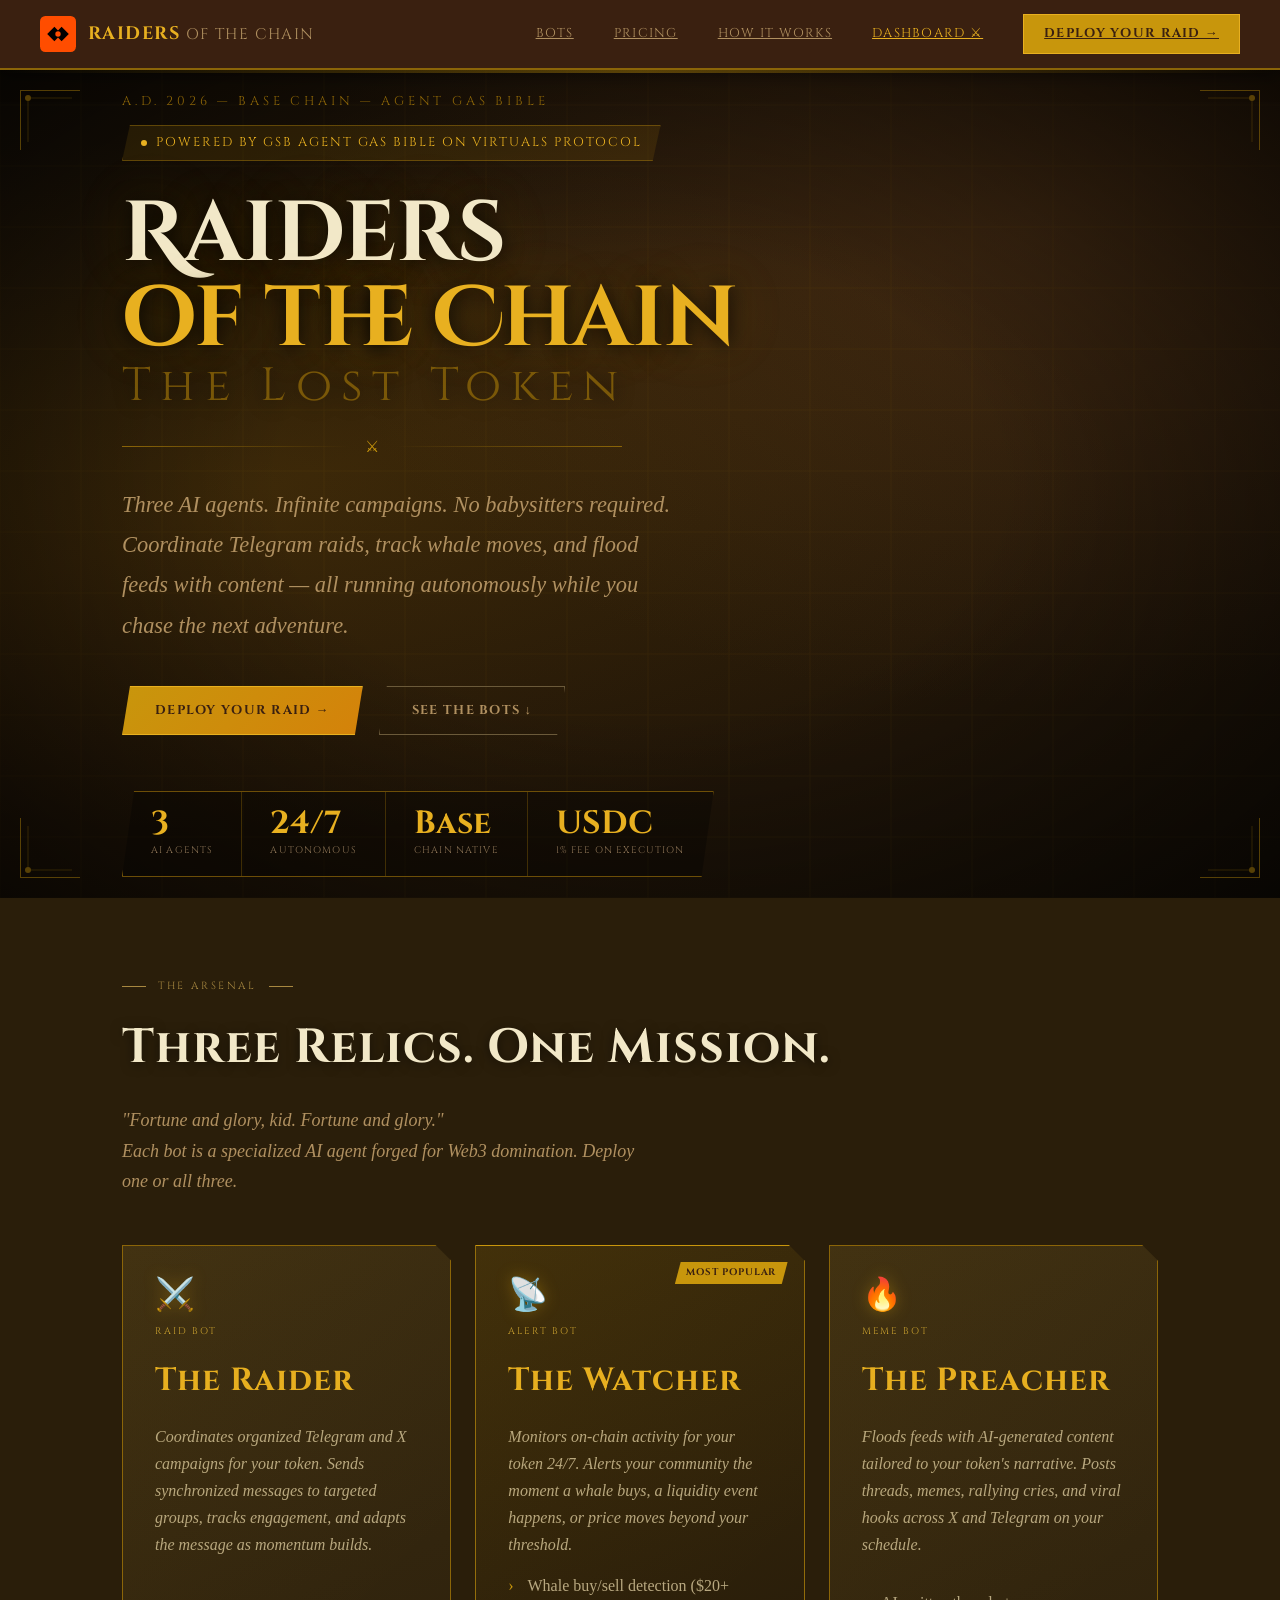
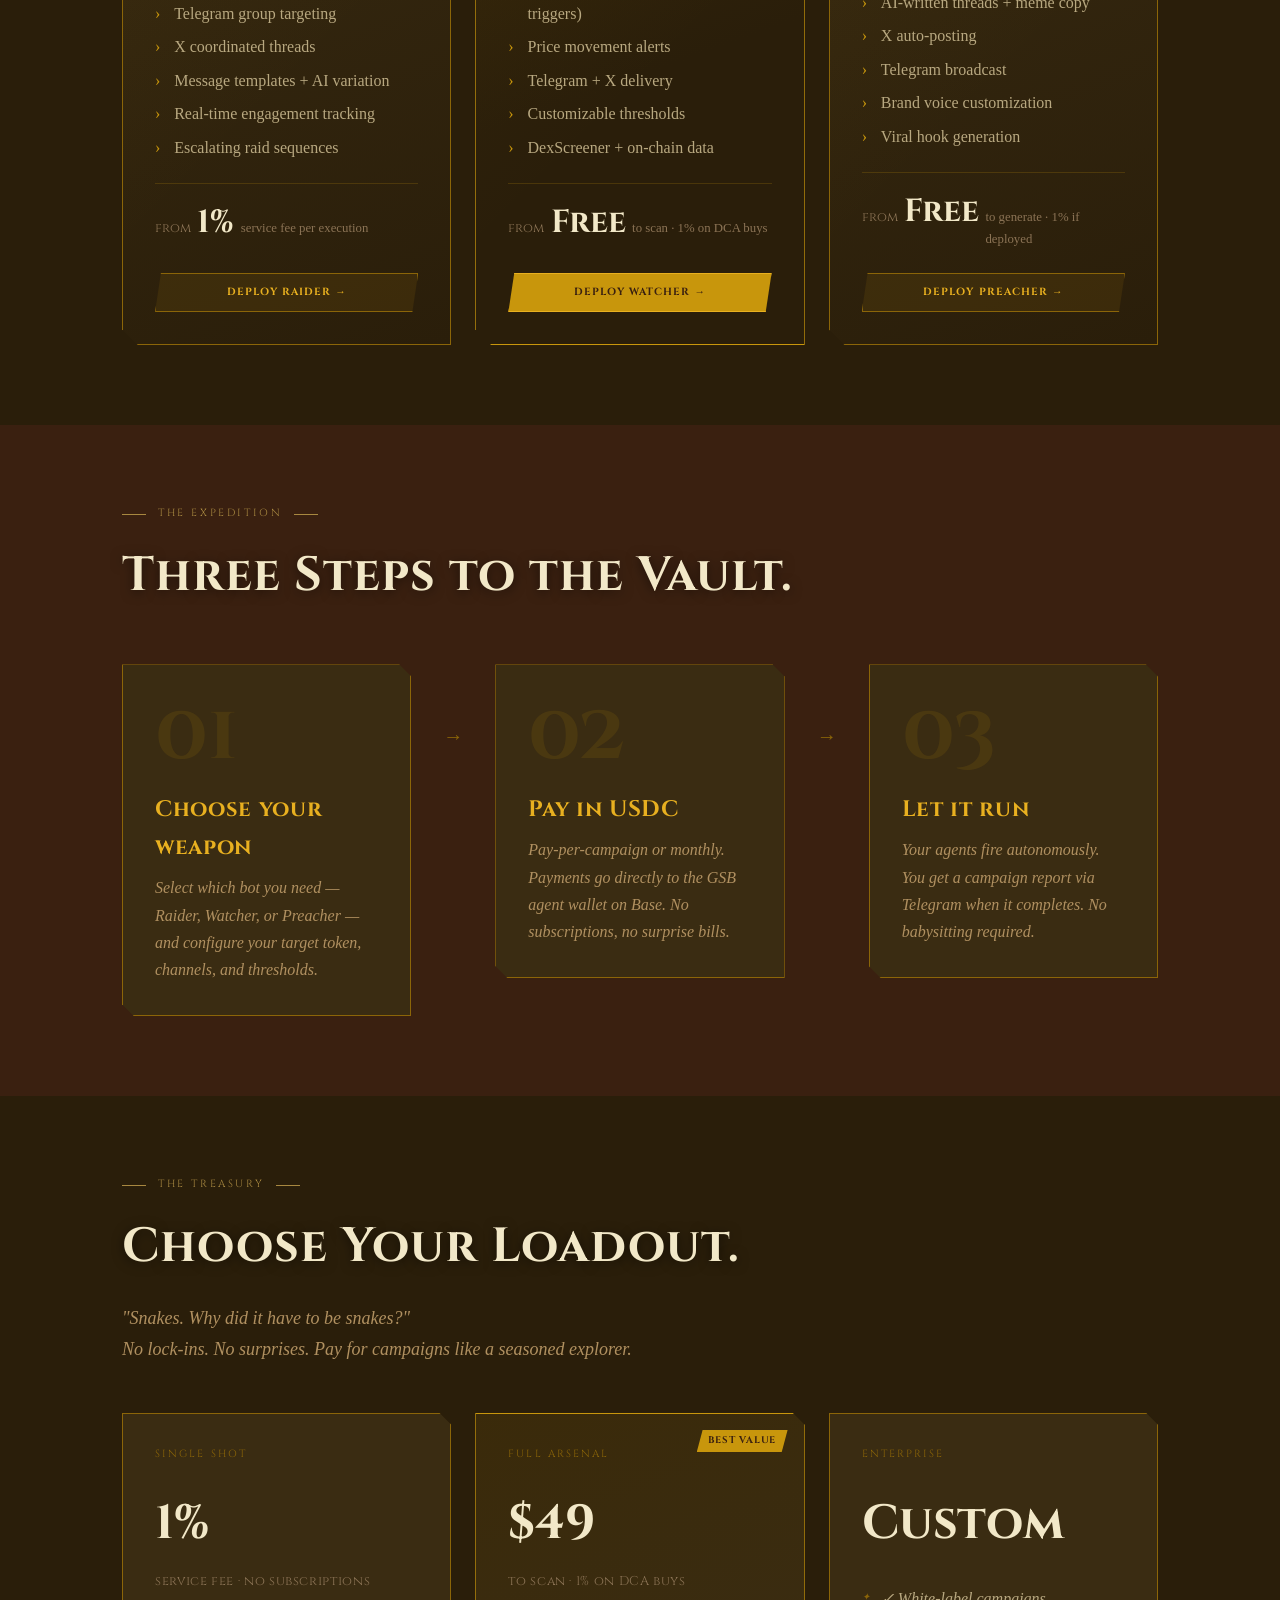
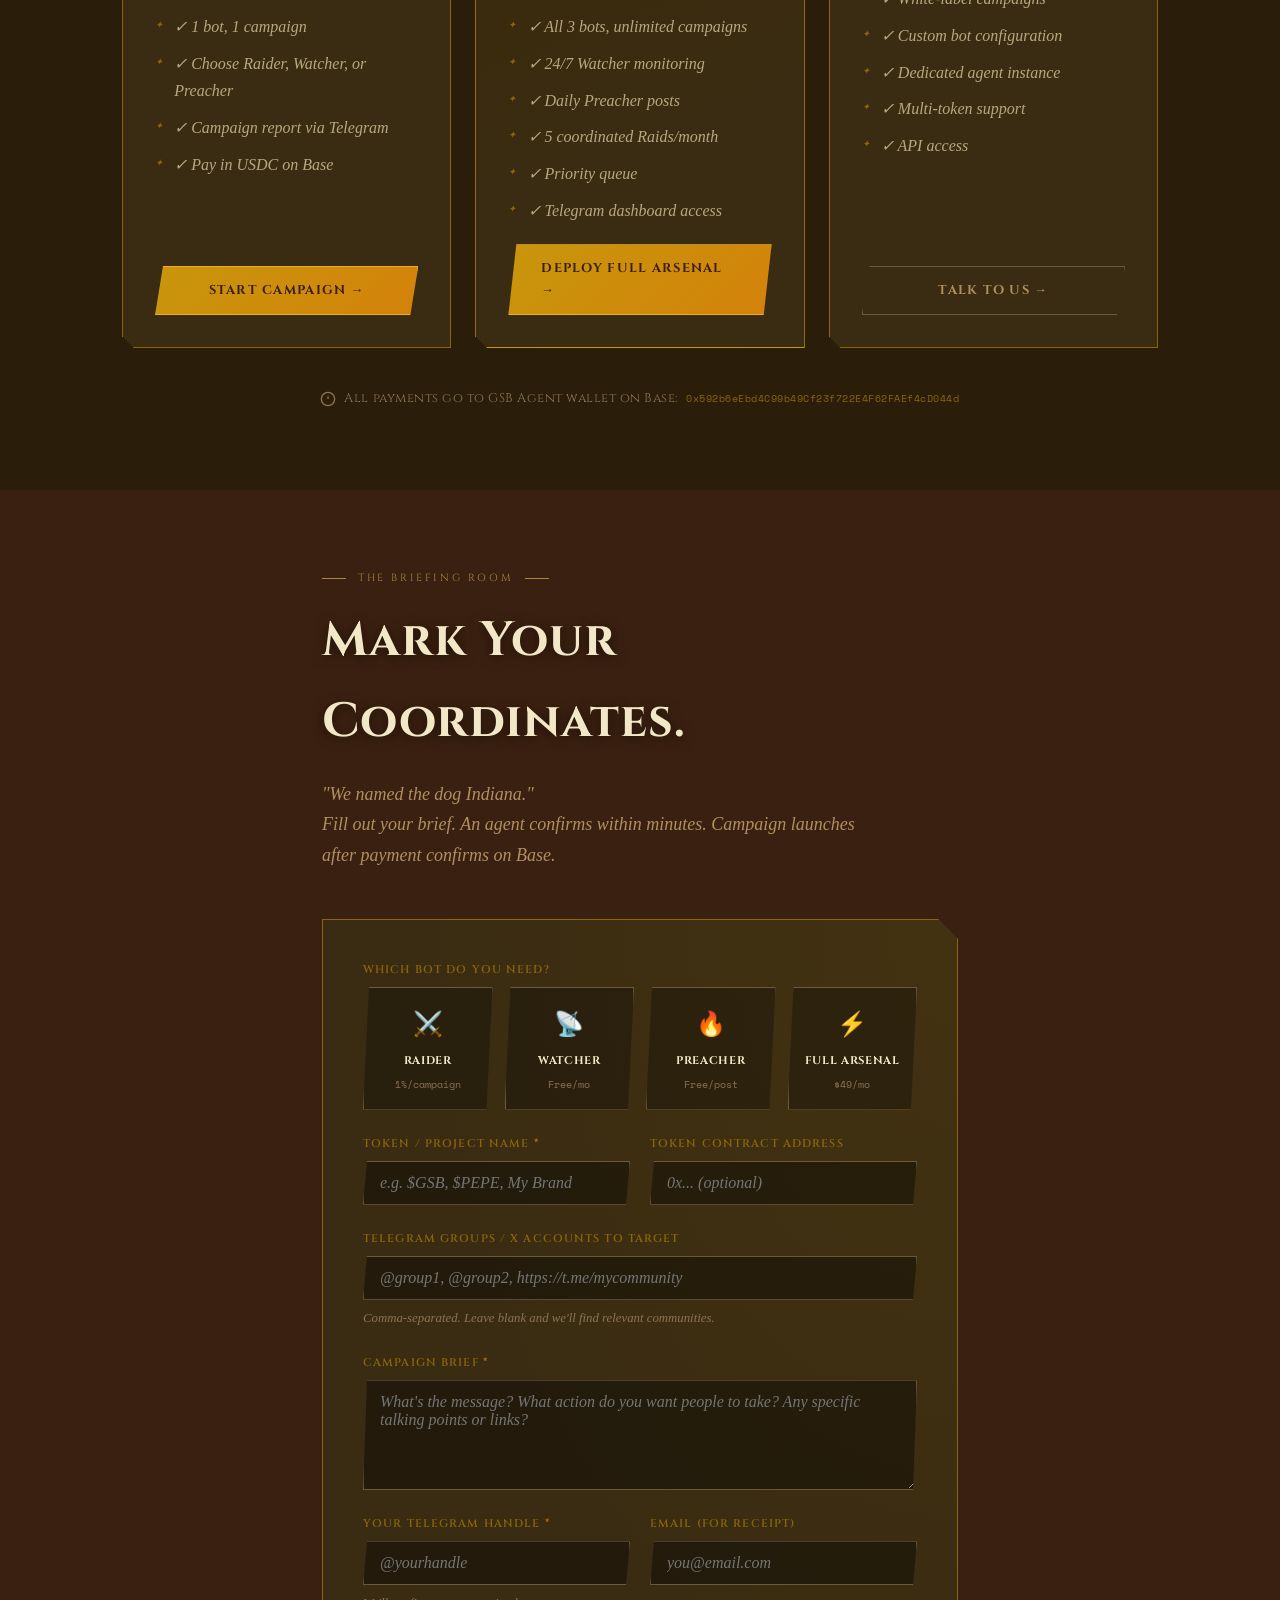
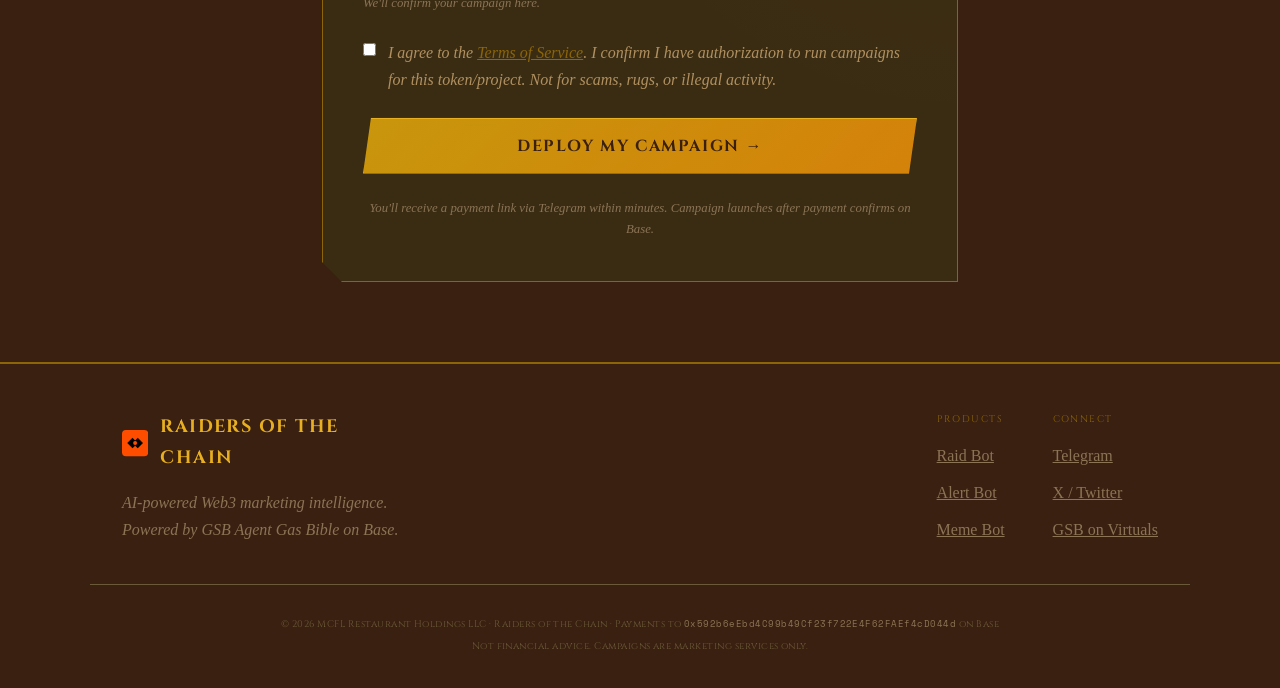
<file: index.html>
<!DOCTYPE html>
<html lang="en">
<head>
  <meta charset="UTF-8">
  <meta name="viewport" content="width=device-width, initial-scale=1.0">
  <title>Raiders of the Chain — Web3 Marketing Intelligence</title>
  <meta name="description" content="AI-powered raid bots, buy/sell alerts, and meme campaigns for Web3 projects. Powered by GSB Agent Gas Bible.">
  <link rel="preconnect" href="https://fonts.googleapis.com">
  <link rel="preconnect" href="https://fonts.gstatic.com" crossorigin>
  <link href="https://fonts.googleapis.com/css2?family=Cinzel:wght@400;600;700;900&family=Cinzel+Decorative:wght@400;700&family=IM+Fell+English:ital@0;1&family=Space+Mono:wght@400;700&display=swap" rel="stylesheet">
  <link rel="stylesheet" href="style.css">
  <link rel="icon" href="data:image/svg+xml,<svg xmlns='http://www.w3.org/2000/svg' viewBox='0 0 32 32'><rect width='32' height='32' rx='4' fill='%23FF4D00'/><text x='16' y='22' text-anchor='middle' font-family='monospace' font-weight='900' font-size='16' fill='%23000'>⚔</text></svg>">
</head>
<body>

  <!-- NAV -->
  <nav class="nav">
    <a href="/" class="logo" aria-label="Raiders of the Chain">
      <svg viewBox="0 0 40 40" fill="none" width="36" height="36" aria-hidden="true">
        <rect width="40" height="40" rx="6" fill="#FF4D00"/>
        <path d="M8 20 L16 12 L20 16 L24 12 L32 20 L24 28 L20 24 L16 28 Z" fill="#000" stroke="none"/>
        <circle cx="20" cy="20" r="3" fill="#FF4D00"/>
      </svg>
      <span class="logo-text">Raiders<span class="logo-sub"> of the Chain</span></span>
    </a>
    <div class="nav-links">
      <a href="#bots">Bots</a>
      <a href="#pricing">Pricing</a>
      <a href="#how">How it works</a>
      <a href="/dashboard.html" style="color:var(--gold-bright);font-family:var(--font-heading);font-size:var(--text-xs);text-transform:uppercase;letter-spacing:.1em;transition:color 150ms;">Dashboard ⚔</a>
      <a href="#deploy" class="nav-cta">Deploy Your Raid →</a>
    </div>
    <button class="nav-mobile-btn" id="mobileMenuBtn" aria-label="Menu">
      <span></span><span></span><span></span>
    </button>
  </nav>

  <!-- HERO -->
  <section class="hero">
    <div class="hero-bg"></div>
    <div class="hero-map-lines"></div>
    <div class="hero-vignette"></div>
    <!-- Corner ornaments -->
    <div class="corner corner-tl"><svg viewBox="0 0 60 60" fill="none"><path d="M0 60 L0 0 L60 0" stroke="#C8960C" stroke-width="2" fill="none"/><path d="M8 52 L8 8 L52 8" stroke="#C8960C" stroke-width="1" fill="none" opacity=".5"/><circle cx="8" cy="8" r="3" fill="#C8960C"/></svg></div>
    <div class="corner corner-tr"><svg viewBox="0 0 60 60" fill="none"><path d="M0 60 L0 0 L60 0" stroke="#C8960C" stroke-width="2" fill="none"/><path d="M8 52 L8 8 L52 8" stroke="#C8960C" stroke-width="1" fill="none" opacity=".5"/><circle cx="8" cy="8" r="3" fill="#C8960C"/></svg></div>
    <div class="corner corner-bl"><svg viewBox="0 0 60 60" fill="none"><path d="M0 60 L0 0 L60 0" stroke="#C8960C" stroke-width="2" fill="none"/><path d="M8 52 L8 8 L52 8" stroke="#C8960C" stroke-width="1" fill="none" opacity=".5"/><circle cx="8" cy="8" r="3" fill="#C8960C"/></svg></div>
    <div class="corner corner-br"><svg viewBox="0 0 60 60" fill="none"><path d="M0 60 L0 0 L60 0" stroke="#C8960C" stroke-width="2" fill="none"/><path d="M8 52 L8 8 L52 8" stroke="#C8960C" stroke-width="1" fill="none" opacity=".5"/><circle cx="8" cy="8" r="3" fill="#C8960C"/></svg></div>
    <div class="container">
      <div class="hero-eyebrow">A.D. 2026 &mdash; Base Chain &mdash; Agent Gas Bible</div>
      <div class="hero-badge">
        <span class="badge-dot"></span>
        Powered by GSB Agent Gas Bible on Virtuals Protocol
      </div>
      <h1 class="hero-title">
        Raiders<br>
        <span class="line-gold">of the Chain</span>
        <span class="line-accent">The Lost Token</span>
      </h1>
      <div class="hero-divider">
        <div class="divider-line"></div>
        <div class="divider-icon">⚔</div>
        <div class="divider-line" style="background:linear-gradient(90deg,transparent,#8B6508)"></div>
      </div>
      <p class="hero-sub">
        Three AI agents. Infinite campaigns. No babysitters required.<br>
        Coordinate Telegram raids, track whale moves, and flood feeds with content &mdash;
        all running autonomously while you chase the next adventure.
      </p>
      <div class="hero-actions">
        <a href="#deploy" class="btn btn-primary">Deploy Your Raid →</a>
        <a href="#bots" class="btn btn-ghost">See the bots ↓</a>
      </div>
      <div class="hero-stats">
        <div class="stat">
          <span class="stat-num">3</span>
          <span class="stat-label">AI Agents</span>
        </div>
        <div class="stat-divider"></div>
        <div class="stat">
          <span class="stat-num">24/7</span>
          <span class="stat-label">Autonomous</span>
        </div>
        <div class="stat-divider"></div>
        <div class="stat">
          <span class="stat-num">Base</span>
          <span class="stat-label">Chain Native</span>
        </div>
        <div class="stat-divider"></div>
        <div class="stat">
          <span class="stat-num">USDC</span>
          <span class="stat-label">1% fee on execution</span>
        </div>
      </div>
    </div>
  </section>

  <!-- BOTS -->
  <section class="section section-stone" id="bots">
    <div class="container">
      <div class="section-label">The Arsenal</div>
      <h2 class="section-title">Three Relics. One Mission.</h2>
      <p class="section-sub"><em>"Fortune and glory, kid. Fortune and glory."</em><br>Each bot is a specialized AI agent forged for Web3 domination. Deploy one or all three.</p>

      <div class="bots-grid">

        <!-- RAID BOT -->
        <div class="bot-card bot-raid" id="bot-raid">
          <div class="bot-icon">⚔️</div>
          <div class="bot-tag">Raid Bot</div>
          <h3 class="bot-name">The Raider</h3>
          <p class="bot-desc">Coordinates organized Telegram and X campaigns for your token. Sends synchronized messages to targeted groups, tracks engagement, and adapts the message as momentum builds.</p>
          <ul class="bot-features">
            <li>Telegram group targeting</li>
            <li>X coordinated threads</li>
            <li>Message templates + AI variation</li>
            <li>Real-time engagement tracking</li>
            <li>Escalating raid sequences</li>
          </ul>
          <div class="bot-price">
            <span class="price-from">from</span>
            <span class="price-num">1%</span>
            <span class="price-unit">service fee per execution</span>
          </div>
          <a href="#deploy" class="btn btn-bot" data-bot="raid">Deploy Raider →</a>
        </div>

        <!-- ALERT BOT -->
        <div class="bot-card bot-alert bot-featured" id="bot-alert">
          <div class="bot-badge">Most Popular</div>
          <div class="bot-icon">📡</div>
          <div class="bot-tag">Alert Bot</div>
          <h3 class="bot-name">The Watcher</h3>
          <p class="bot-desc">Monitors on-chain activity for your token 24/7. Alerts your community the moment a whale buys, a liquidity event happens, or price moves beyond your threshold.</p>
          <ul class="bot-features">
            <li>Whale buy/sell detection ($20+ triggers)</li>
            <li>Price movement alerts</li>
            <li>Telegram + X delivery</li>
            <li>Customizable thresholds</li>
            <li>DexScreener + on-chain data</li>
          </ul>
          <div class="bot-price">
            <span class="price-from">from</span>
            <span class="price-num">Free</span>
            <span class="price-unit">to scan · 1% on DCA buys</span>
          </div>
          <a href="#deploy" class="btn btn-bot btn-bot-featured" data-bot="alert">Deploy Watcher →</a>
        </div>

        <!-- MEME BOT -->
        <div class="bot-card bot-meme" id="bot-meme">
          <div class="bot-icon">🔥</div>
          <div class="bot-tag">Meme Bot</div>
          <h3 class="bot-name">The Preacher</h3>
          <p class="bot-desc">Floods feeds with AI-generated content tailored to your token's narrative. Posts threads, memes, rallying cries, and viral hooks across X and Telegram on your schedule.</p>
          <ul class="bot-features">
            <li>AI-written threads + meme copy</li>
            <li>X auto-posting</li>
            <li>Telegram broadcast</li>
            <li>Brand voice customization</li>
            <li>Viral hook generation</li>
          </ul>
          <div class="bot-price">
            <span class="price-from">from</span>
            <span class="price-num">Free</span>
            <span class="price-unit">to generate · 1% if deployed</span>
          </div>
          <a href="#deploy" class="btn btn-bot" data-bot="meme">Deploy Preacher →</a>
        </div>

      </div>
    </div>
  </section>

  <!-- HOW IT WORKS -->
  <section class="section section-leather" id="how">
    <div class="container">
      <div class="section-label">The Expedition</div>
      <h2 class="section-title">Three Steps to the Vault.</h2>
      <div class="steps">
        <div class="step">
          <div class="step-num">01</div>
          <h3 class="step-title">Choose your weapon</h3>
          <p class="step-desc">Select which bot you need — Raider, Watcher, or Preacher — and configure your target token, channels, and thresholds.</p>
        </div>
        <div class="step-arrow">→</div>
        <div class="step">
          <div class="step-num">02</div>
          <h3 class="step-title">Pay in USDC</h3>
          <p class="step-desc">Pay-per-campaign or monthly. Payments go directly to the GSB agent wallet on Base. No subscriptions, no surprise bills.</p>
        </div>
        <div class="step-arrow">→</div>
        <div class="step">
          <div class="step-num">03</div>
          <h3 class="step-title">Let it run</h3>
          <p class="step-desc">Your agents fire autonomously. You get a campaign report via Telegram when it completes. No babysitting required.</p>
        </div>
      </div>
    </div>
  </section>

  <!-- PRICING -->
  <section class="section section-stone" id="pricing">
    <div class="container">
      <div class="section-label">The Treasury</div>
      <h2 class="section-title">Choose Your Loadout.</h2>
      <p class="section-sub"><em>"Snakes. Why did it have to be snakes?"</em><br>No lock-ins. No surprises. Pay for campaigns like a seasoned explorer.</p>

      <div class="pricing-grid">
        <div class="pricing-card">
          <div class="pricing-tier">Single Shot</div>
          <div class="pricing-hero">
            <span class="pricing-amount">1%</span>
            <span class="pricing-period">service fee · no subscriptions</span>
          </div>
          <ul class="pricing-features">
            <li>✓ 1 bot, 1 campaign</li>
            <li>✓ Choose Raider, Watcher, or Preacher</li>
            <li>✓ Campaign report via Telegram</li>
            <li>✓ Pay in USDC on Base</li>
          </ul>
          <a href="#deploy" class="btn btn-primary btn-full">Start Campaign →</a>
        </div>

        <div class="pricing-card pricing-card-featured">
          <div class="pricing-badge">Best Value</div>
          <div class="pricing-tier">Full Arsenal</div>
          <div class="pricing-hero">
            <span class="pricing-amount">$49</span>
            <span class="pricing-period">to scan · 1% on DCA buys</span>
          </div>
          <ul class="pricing-features">
            <li>✓ All 3 bots, unlimited campaigns</li>
            <li>✓ 24/7 Watcher monitoring</li>
            <li>✓ Daily Preacher posts</li>
            <li>✓ 5 coordinated Raids/month</li>
            <li>✓ Priority queue</li>
            <li>✓ Telegram dashboard access</li>
          </ul>
          <a href="#deploy" class="btn btn-primary btn-full">Deploy Full Arsenal →</a>
        </div>

        <div class="pricing-card">
          <div class="pricing-tier">Enterprise</div>
          <div class="pricing-hero">
            <span class="pricing-amount">Custom</span>
          </div>
          <ul class="pricing-features">
            <li>✓ White-label campaigns</li>
            <li>✓ Custom bot configuration</li>
            <li>✓ Dedicated agent instance</li>
            <li>✓ Multi-token support</li>
            <li>✓ API access</li>
          </ul>
          <a href="https://t.me/cheferikosol" target="_blank" rel="noopener" class="btn btn-ghost btn-full">Talk to us →</a>
        </div>
      </div>

      <div class="payment-note">
        <svg width="16" height="16" viewBox="0 0 24 24" fill="none" stroke="currentColor" stroke-width="2"><circle cx="12" cy="12" r="10"/><path d="M12 8v4M12 16h.01"/></svg>
        All payments go to GSB Agent wallet on Base:
        <code>0x592b6eEbd4C99b49Cf23f722E4F62FAEf4cD044d</code>
      </div>
    </div>
  </section>

  <!-- DEPLOY FORM -->
  <section class="section section-leather" id="deploy">
    <div class="container container-narrow">
      <div class="section-label">The Briefing Room</div>
      <h2 class="section-title">Mark Your Coordinates.</h2>
      <p class="section-sub"><em>"We named the dog Indiana."</em><br>Fill out your brief. An agent confirms within minutes. Campaign launches after payment confirms on Base.</p>

      <form class="deploy-form" id="deployForm">
        <!-- Bot selector -->
        <div class="form-group">
          <label class="form-label">Which bot do you need?</label>
          <div class="bot-selector">
            <label class="bot-select-option">
              <input type="radio" name="bot" value="raid" required>
              <span class="bot-select-card">
                <span class="bot-select-icon">⚔️</span>
                <span class="bot-select-name">Raider</span>
                <span class="bot-select-price">1%/campaign</span>
              </span>
            </label>
            <label class="bot-select-option">
              <input type="radio" name="bot" value="alert">
              <span class="bot-select-card">
                <span class="bot-select-icon">📡</span>
                <span class="bot-select-name">Watcher</span>
                <span class="bot-select-price">Free/mo</span>
              </span>
            </label>
            <label class="bot-select-option">
              <input type="radio" name="bot" value="meme">
              <span class="bot-select-card">
                <span class="bot-select-icon">🔥</span>
                <span class="bot-select-name">Preacher</span>
                <span class="bot-select-price">Free/post</span>
              </span>
            </label>
            <label class="bot-select-option">
              <input type="radio" name="bot" value="all">
              <span class="bot-select-card">
                <span class="bot-select-icon">⚡</span>
                <span class="bot-select-name">Full Arsenal</span>
                <span class="bot-select-price">$49/mo</span>
              </span>
            </label>
          </div>
        </div>

        <div class="form-row">
          <div class="form-group">
            <label class="form-label" for="tokenName">Token / Project Name <span class="req">*</span></label>
            <input type="text" id="tokenName" name="tokenName" class="form-input" placeholder="e.g. $GSB, $PEPE, My Brand" required>
          </div>
          <div class="form-group">
            <label class="form-label" for="tokenAddress">Token Contract Address</label>
            <input type="text" id="tokenAddress" name="tokenAddress" class="form-input" placeholder="0x... (optional)">
          </div>
        </div>

        <div class="form-group">
          <label class="form-label" for="targets">Telegram groups / X accounts to target</label>
          <input type="text" id="targets" name="targets" class="form-input" placeholder="@group1, @group2, https://t.me/mycommunity">
          <p class="form-hint">Comma-separated. Leave blank and we'll find relevant communities.</p>
        </div>

        <div class="form-group">
          <label class="form-label" for="brief">Campaign brief <span class="req">*</span></label>
          <textarea id="brief" name="brief" class="form-input form-textarea" placeholder="What's the message? What action do you want people to take? Any specific talking points or links?" required rows="4"></textarea>
        </div>

        <div class="form-row">
          <div class="form-group">
            <label class="form-label" for="telegram">Your Telegram handle <span class="req">*</span></label>
            <input type="text" id="telegram" name="telegram" class="form-input" placeholder="@yourhandle" required>
            <p class="form-hint">We'll confirm your campaign here.</p>
          </div>
          <div class="form-group">
            <label class="form-label" for="email">Email (for receipt)</label>
            <input type="email" id="email" name="email" class="form-input" placeholder="you@email.com">
          </div>
        </div>

        <div class="form-group">
          <label class="form-check">
            <input type="checkbox" name="tos" required>
            <span>I agree to the <a href="#tos">Terms of Service</a>. I confirm I have authorization to run campaigns for this token/project. Not for scams, rugs, or illegal activity.</span>
          </label>
        </div>

        <button type="submit" class="btn btn-primary btn-full btn-large" id="deployBtn">
          Deploy My Campaign →
        </button>
        <p class="form-hint center">You'll receive a payment link via Telegram within minutes. Campaign launches after payment confirms on Base.</p>
      </form>

      <div id="deploySuccess" class="deploy-success hidden">
        <div class="success-icon">⚔️</div>
        <h3>Brief received. Raider incoming.</h3>
        <p>Check your Telegram — <strong id="successHandle"></strong> — for your campaign confirmation and payment link.</p>
        <p class="hint">Questions? <a href="https://t.me/cheferikosol" target="_blank">@cheferikosol</a></p>
      </div>
    </div>
  </section>

  <!-- FOOTER -->
  <footer class="footer">
    <div class="container footer-inner">
      <div class="footer-brand">
        <a href="/" class="logo">
          <svg viewBox="0 0 40 40" fill="none" width="28" height="28" aria-hidden="true">
            <rect width="40" height="40" rx="6" fill="#FF4D00"/>
            <path d="M8 20 L16 12 L20 16 L24 12 L32 20 L24 28 L20 24 L16 28 Z" fill="#000"/>
            <circle cx="20" cy="20" r="3" fill="#FF4D00"/>
          </svg>
          <span class="logo-text">Raiders of the Chain</span>
        </a>
        <p>AI-powered Web3 marketing intelligence.<br>Powered by GSB Agent Gas Bible on Base.</p>
      </div>
      <div class="footer-links">
        <div class="footer-col">
          <div class="footer-col-title">Products</div>
          <a href="#bot-raid">Raid Bot</a>
          <a href="#bot-alert">Alert Bot</a>
          <a href="#bot-meme">Meme Bot</a>
        </div>
        <div class="footer-col">
          <div class="footer-col-title">Connect</div>
          <a href="https://t.me/cheferikosol" target="_blank">Telegram</a>
          <a href="https://x.com/cheferikosol" target="_blank">X / Twitter</a>
          <a href="https://app.virtuals.io/virtuals/68291" target="_blank">GSB on Virtuals</a>
        </div>
      </div>
    </div>
    <div class="footer-bottom">
      <p>© 2026 MCFL Restaurant Holdings LLC · Raiders of the Chain · Payments to <code>0x592b6eEbd4C99b49Cf23f722E4F62FAEf4cD044d</code> on Base</p>
      <p>Not financial advice. Campaigns are marketing services only.</p>
    </div>
  </footer>

  <script src="app.js"></script>
</body>
</html>
</file>
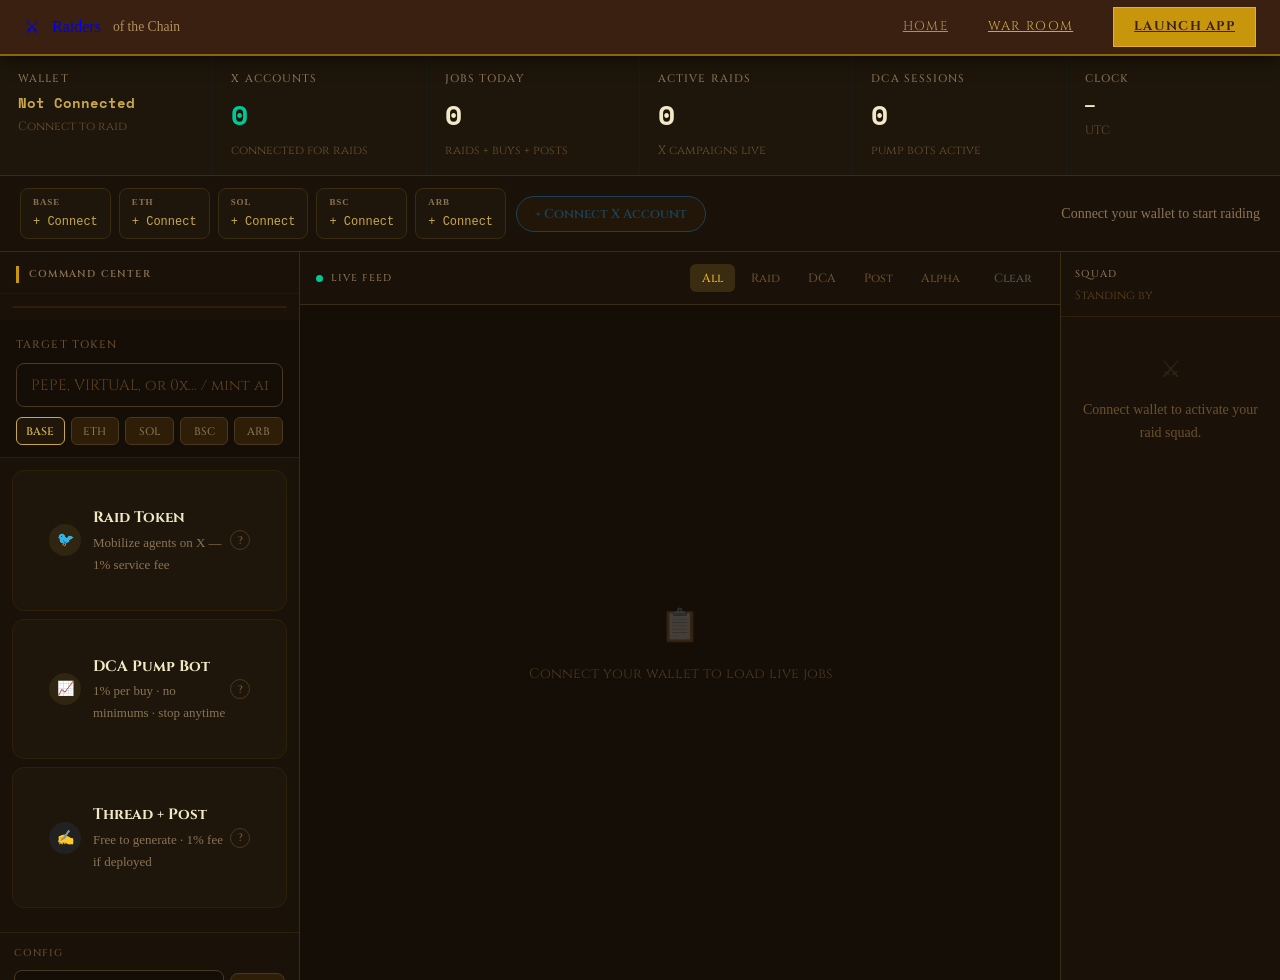
<file: dashboard.html>
<!DOCTYPE html>
<html lang="en">
<head>
  <meta charset="UTF-8">
  <meta name="viewport" content="width=device-width, initial-scale=1.0">
  <title>War Room — Raiders of the Chain</title>
  <link rel="preconnect" href="https://fonts.googleapis.com">
  <link rel="preconnect" href="https://fonts.gstatic.com" crossorigin>
  <link href="https://fonts.googleapis.com/css2?family=Cinzel:wght@400;600;700;900&family=IM+Fell+English:ital@0;1&family=Space+Mono:wght@400;700&display=swap" rel="stylesheet">
  <link rel="stylesheet" href="style.css">
  <link rel="icon" href="data:image/svg+xml,<svg xmlns='http://www.w3.org/2000/svg' viewBox='0 0 32 32'><rect width='32' height='32' rx='4' fill='%23FF4D00'/><text x='16' y='22' text-anchor='middle' font-family='monospace' font-weight='900' font-size='16' fill='%23000'>⚔</text></svg>">
  <style>
    *, *::before, *::after { box-sizing: border-box; }

    /* ── WAR ROOM SHELL ── */
    .wr-shell {
      display: grid;
      grid-template-columns: 300px 1fr 220px;
      grid-template-rows: auto auto 1fr;
      min-height: calc(100vh - 56px);
      background: #150E06;
    }

    /* ── STATS BAR ── */
    .wr-statsbar {
      grid-column: 1 / -1;
      display: grid;
      grid-template-columns: repeat(6, 1fr);
      gap: 0;
      background: #1E160A;
      border-bottom: 1px solid #3A2C10;
    }
    .wr-stat {
      padding: 14px 18px;
      display: flex; flex-direction: column; gap: 2px;
      border-right: 1px solid #1a1a1a;
    }
    .wr-stat:last-child { border-right: none; }
    .wr-stat-label {
      font-family: 'Cinzel', serif;
      font-size: 11px; font-weight: 500;
      color: #8B7355; text-transform: uppercase;
      letter-spacing: 0.1em;
    }
    .wr-stat-val {
      font-family: 'Space Mono', monospace;
      font-size: 28px; font-weight: 700;
      color: #F2E8C8;
    }
    .wr-stat-val.green { color: #00c896; }
    .wr-stat-val.red   { color: #ff4444; }
    .wr-stat-sub {
      font-family: 'Cinzel', serif;
      font-size: 12px; color: #6B5030;
    }

    /* ── WALLET CONNECT BAR ── */
    .wallet-bar {
      grid-column: 1 / -1;
      display: flex; align-items: center; justify-content: space-between;
      padding: 12px 20px;
      background: #1A1208;
      border-bottom: 1px solid #3A2C10;
      flex-wrap: wrap; gap: 8px;
    }
    .wallet-bar-left { display: flex; align-items: center; gap: 10px; flex-wrap: wrap; }
    .wallet-addr {
      font-family: 'Cinzel', serif; font-size: 13px;
      color: #c9a84c; background: rgba(201,168,76,.08);
      border: 1px solid rgba(201,168,76,.2); border-radius: 20px;
      padding: 6px 14px;
    }
    .x-account-pill {
      display: inline-flex; align-items: center; gap: 6px;
      font-family: 'Cinzel', serif; font-size: 13px;
      background: rgba(29,155,240,.08); border: 1px solid rgba(29,155,240,.25);
      color: #1d9bf0; border-radius: 20px; padding: 6px 14px;
      cursor: pointer; transition: background .15s;
    }
    .x-account-pill:hover { background: rgba(29,155,240,.15); }
    .x-account-pill .remove-x { color: #ff4444; margin-left: 4px; font-size: 12px; }
    .btn-connect-wallet {
      font-family: 'Cinzel', serif; font-size: 13px; font-weight: 600;
      background: #2E1E08; color: #c9a84c;
      border: 1px solid #c9a84c; border-radius: 20px;
      padding: 8px 18px; cursor: pointer;
      transition: all .15s; min-height: 36px;
    }
    .btn-connect-wallet:hover { background: rgba(201,168,76,.1); }
    .btn-connect-wallet.connected {
      background: rgba(0,200,150,.08); color: #00c896;
      border: 1px solid rgba(0,200,150,.3);
    }
    .chain-wallet-slot {
      display: flex; flex-direction: column; align-items: flex-start;
      background: #1E160A; border: 1px solid #3A2C10; border-radius: 8px;
      padding: 6px 12px; cursor: pointer; min-width: 90px;
      transition: border-color .15s;
    }
    .chain-wallet-slot:hover { border-color: #c9a84c; }
    .chain-wallet-slot.connected { border-color: #00c896; }
    .cw-chain {
      font-size: 9px; font-weight: 700; letter-spacing: .1em;
      color: #8B7355; text-transform: uppercase; margin-bottom: 2px;
    }
    .chain-wallet-slot.connected .cw-chain { color: #00c896; }
    .cw-addr {
      font-size: 12px; font-weight: 500; color: #c9a84c; font-family: monospace;
    }
    .chain-wallet-slot.connected .cw-addr { color: #F2E8C8; }
    .btn-connect-x {
      font-family: 'Cinzel', serif; font-size: 13px; font-weight: 600;
      background: #2E1E08; color: #1d9bf0;
      border: 1px solid #1d9bf0; border-radius: 20px;
      padding: 8px 18px; cursor: pointer;
      transition: all .15s; min-height: 36px;
    }
    .btn-connect-x:hover { background: rgba(29,155,240,.1); }
    .btn-connect-x:disabled { opacity: .35; cursor: not-allowed; }

    /* ── LEFT: COMMAND PANEL ── */
    .cmd-panel {
      background: #1A1208;
      border-right: 1px solid #3A2C10;
      overflow-y: auto;
      height: calc(100vh - 56px - 64px - 52px);
      display: flex; flex-direction: column;
    }
    .cmd-panel::-webkit-scrollbar { width: 3px; }
    .cmd-panel::-webkit-scrollbar-thumb { background: #5C3A1E; border-radius: 2px; }

    .cmd-target {
      padding: 16px 16px 12px;
      border-bottom: 1px solid #2E2008;
      background: #150E06;
    }
    .cmd-target-label {
      font-family: 'Cinzel', serif;
      font-size: 11px; font-weight: 500;
      color: #6B5030; text-transform: uppercase;
      letter-spacing: 0.1em; margin-bottom: 8px;
    }
    .cmd-target-input {
      width: 100%; background: #150E06;
      border: 1px solid #4A3820; border-radius: 8px;
      padding: 10px 14px; height: 44px;
      font-family: 'Cinzel', serif;
      font-size: 15px; color: #F2E8C8; outline: none;
      transition: border-color .15s, box-shadow .15s;
    }
    .cmd-target-input:focus { border-color: #c9a84c; box-shadow: 0 0 0 2px rgba(201,168,76,.12); }
    .cmd-target-input::placeholder { color: #5C4020; }
    .cmd-chain-row { display: flex; gap: 6px; margin-top: 10px; }
    .cmd-chain-btn {
      flex: 1; padding: 6px 4px; height: 28px;
      font-family: 'Cinzel', serif; font-size: 11px; font-weight: 500;
      text-transform: uppercase;
      background: #2E1E08; border: 1px solid #4A3820;
      color: #8B7355; border-radius: 6px; cursor: pointer; transition: all .15s;
    }
    .cmd-chain-btn:hover { color: #F2E8C8; border-color: #4A3820; }
    .cmd-chain-btn.active { border-color: #c9a84c; color: #c9a84c; background: rgba(201,168,76,.06); font-weight: 600; }

    /* ── ALPHA SCANNER PANEL ── */
    .alpha-panel {
      margin: 12px;
      background: #1E160A;
      border: 1px solid #2E2008;
      border-radius: 12px;
      overflow: hidden;
    }
    .alpha-head {
      display: flex; align-items: center; justify-content: space-between;
      padding: 10px 14px;
      background: #1A1208;
      border-bottom: 1px solid #2E2008;
    }
    .alpha-title {
      font-family: 'Cinzel', serif;
      font-size: 13px; font-weight: 600; color: #F2E8C8;
      text-transform: uppercase; letter-spacing: 0.04em;
    }
    .alpha-scan-btn {
      font-family: 'Cinzel', serif; font-size: 12px; font-weight: 600;
      background: rgba(201,168,76,.08); color: #c9a84c;
      border: 1px solid rgba(201,168,76,.2); border-radius: 6px;
      padding: 6px 14px; cursor: pointer; transition: all .15s;
    }
    .alpha-scan-btn:hover { background: rgba(201,168,76,.15); }
    .alpha-results { padding: 6px 8px; max-height: 180px; overflow-y: auto; }
    .alpha-token-row {
      display: flex; align-items: center; justify-content: space-between;
      padding: 6px 8px; border-radius: 6px; cursor: pointer;
      transition: background .1s;
    }
    .alpha-token-row:hover { background: rgba(255,255,255,.03); }
    .alpha-token-sym { font-family: 'Cinzel', serif; font-size: 13px; color: #F2E8C8; font-weight: 600; }
    .alpha-token-meta { font-family: 'Cinzel', serif; font-size: 12px; color: #6B5030; }
    .alpha-token-change { font-family: 'Cinzel', serif; font-size: 13px; font-weight: 600; }
    .alpha-token-change.pos { color: #00c896; }
    .alpha-token-change.neg { color: #ff4444; }
    .alpha-empty { font-family: 'Cinzel', serif; font-size: 12px; color: #5C4020; padding: 12px 8px; text-align: center; }

    /* action cards */
    .cmd-actions { padding: 12px 12px 24px; display: flex; flex-direction: column; gap: 8px; }

    .action-card { padding: 20px !important;
      background: #1E160A; border: 1px solid #2E2008;
      border-radius: 12px; overflow: hidden; transition: border-color .15s;
    }
    .action-card:hover { border-color: #333; }

    .action-card-head {
      display: flex; align-items: center; justify-content: space-between;
      padding: 14px 16px; cursor: pointer; user-select: none;
    }
    .action-card-left { display: flex; align-items: center; gap: 12px; }
    .action-icon {
      width: 32px; height: 32px; border-radius: 50%;
      background: #2E1E08;
      display: flex; align-items: center; justify-content: center;
      font-size: 14px; flex-shrink: 0;
    }
    .action-icon.raid   { background: rgba(201,168,76,.1); }
    .action-icon.buy    { background: rgba(0,200,150,.1); }
    .action-icon.thread { background: rgba(59,130,246,.1); }
    .action-icon.dca    { background: rgba(201,168,76,.1); }

    .action-name {
      font-family: 'Cinzel', serif;
      font-size: 15px; font-weight: 700; color: #F2E8C8;
    }
    .action-tagline { white-space: normal !important; overflow: visible !important; text-overflow: unset !important;
      font-family: 'IM Fell English', serif;
      font-size: 13px; color: #8B7355; margin-top: 1px;
      white-space: nowrap; overflow: hidden; text-overflow: ellipsis;
    }

    .action-info-btn {
      width: 20px; height: 20px; border-radius: 50%;
      background: transparent; border: 1px solid #4A3820;
      color: #6B5030; font-family: 'Cinzel', serif;
      font-size: 11px; font-weight: 600; cursor: pointer; flex-shrink: 0;
      display: flex; align-items: center; justify-content: center;
      transition: all .15s; line-height: 1;
    }
    .action-info-btn:hover { border-color: #5C4020; color: #B09060; }

    .action-info-box {
      display: none; padding: 10px 16px 14px;
      font-family: 'IM Fell English', serif;
      font-size: 14px; color: #8B7355; line-height: 1.7;
      border-top: 1px solid #2E2008; background: #1A1208;
    }
    .action-info-box.open { display: block; }

    .action-body {
      display: none; padding: 0 16px 16px;
      border-top: 1px solid #2E2008;
    }
    .action-body.open { display: block; }

    .deploy-btn {
      width: 100%; padding: 0; height: 48px;
      font-family: 'Cinzel', serif;
      font-size: 14px; font-weight: 700;
      text-transform: uppercase; letter-spacing: 0.05em;
      border: none; border-radius: 8px; cursor: pointer;
      display: flex; align-items: center; justify-content: center; gap: 8px;
      transition: all .15s; position: relative; overflow: hidden;
    }
    .deploy-btn:active { transform: scale(.98); }
    .deploy-btn:disabled { opacity: .4; cursor: not-allowed; }

    .deploy-btn.raid   { background: #c9a84c; color: #000; }
    .deploy-btn.raid:hover:not(:disabled)   { background: #d4b85c; }
    .deploy-btn.buy    { background: #c9a84c; color: #000; }
    .deploy-btn.buy:hover:not(:disabled)    { background: #d4b85c; }
    .deploy-btn.thread { background: #c9a84c; color: #000; }
    .deploy-btn.thread:hover:not(:disabled) { background: #d4b85c; }
    .deploy-btn.dca    { background: #c9a84c; color: #000; }
    .deploy-btn.dca:hover:not(:disabled)    { background: #d4b85c; }

    .ac-form { display: grid; gap: 10px; margin-top: 12px; }
    .ac-row  { display: grid; grid-template-columns: 1fr 1fr; gap: 10px; }
    .ac-field label {
      display: block;
      font-family: 'Cinzel', serif;
      font-size: 11px; font-weight: 500;
      color: #6B5030; text-transform: uppercase;
      letter-spacing: 0.06em; margin-bottom: 6px;
    }
    .ac-field input, .ac-field select, .ac-field textarea {
      width: 100%; background: #150E06; border: 1px solid #4A3820;
      border-radius: 8px; padding: 10px 12px;
      font-family: 'Cinzel', serif;
      font-size: 13px; color: #F2E8C8; outline: none;
      transition: border-color .15s;
    }
    .ac-field input:focus, .ac-field select:focus, .ac-field textarea:focus { border-color: #c9a84c; }
    .ac-field select option { background: #1E160A; color: #F2E8C8; }
    .ac-field textarea { resize: vertical; min-height: 56px; line-height: 1.5; }

    /* DCA sessions */
    .dca-sessions { margin-top: 8px; display: flex; flex-direction: column; gap: 4px; }
    .dca-session-row {
      display: flex; align-items: center; justify-content: space-between;
      padding: 8px 12px;
      background: rgba(201,168,76,.04); border: 1px solid #3A2C10; border-radius: 8px;
      font-family: 'Cinzel', serif; font-size: 12px; color: #B09060;
    }
    .dca-stop-btn {
      font-family: 'Cinzel', serif; font-size: 12px; font-weight: 600;
      background: #2E1E08; color: #ff4444;
      border: 1px solid #ff4444; border-radius: 6px;
      padding: 4px 10px; cursor: pointer; transition: all .15s;
    }
    .dca-stop-btn:hover { background: rgba(255,68,68,.1); }

    /* X account sections */
    .x-accounts-list { display: flex; flex-direction: column; gap: 4px; margin-top: 8px; }
    .x-acct-row {
      display: flex; align-items: center; justify-content: space-between;
      padding: 6px 12px;
      background: rgba(29,155,240,.04); border: 1px solid rgba(29,155,240,.15); border-radius: 8px;
      font-family: 'Cinzel', serif; font-size: 13px; color: #1d9bf0;
    }
    .x-acct-remove { color: #ff4444; cursor: pointer; padding: 0 4px; transition: color .15s; }
    .x-acct-remove:hover { color: #ff6666; }

    /* ── CENTER: JOB FEED ── */
    .job-feed {
      display: flex; flex-direction: column; overflow: hidden;
      height: calc(100vh - 56px - 64px - 52px);
      background: #150E06;
    }
    .job-feed-head {
      display: flex; align-items: center; justify-content: space-between;
      padding: 12px 16px;
      background: #1A1208;
      border-bottom: 1px solid #3A2C10;
      flex-shrink: 0;
    }
    .job-feed-title {
      font-family: 'Cinzel', serif;
      font-size: 10px; font-weight: 500;
      color: #8B7355; text-transform: uppercase;
      letter-spacing: 0.1em;
      display: flex; align-items: center; gap: 8px;
    }
    .live-dot { width: 7px; height: 7px; border-radius: 50%; background: #00c896; animation: pulse 1.5s infinite; }
    .live-dot.red { background: #ff4444; }
    .job-filter-tabs { display: flex; gap: 4px; }
    .jf-tab {
      padding: 6px 12px;
      font-family: 'Cinzel', serif;
      font-size: 12px; font-weight: 500;
      background: transparent; border: none;
      color: #6B5030; border-radius: 6px; cursor: pointer;
      transition: all .15s;
    }
    .jf-tab:hover { color: #B09060; background: #2E1E08; }
    .jf-tab.active { background: #3A2C10; color: #E8B020; }
    .jf-tab-clear { color: #555 !important; }

    .job-scroll { flex: 1; overflow-y: auto; padding: 0; }
    .job-scroll::-webkit-scrollbar { width: 3px; }
    .job-scroll::-webkit-scrollbar-thumb { background: #5C3A1E; border-radius: 2px; }

    .job-row {
      display: grid; grid-template-columns: 72px 90px 1fr auto auto;
      gap: 8px; align-items: center;
      padding: 10px 16px; min-height: 44px;
      border-bottom: 1px solid #2E2008;
      transition: background .1s;
    }
    .job-row:nth-child(odd) { background: #1A1208; }
    .job-row:nth-child(even) { background: #1E160A; }
    .job-row:hover { background: #2E1E08; }
    .job-row.new { animation: rowSlide .3s ease both; }
    .job-time {
      font-family: 'Space Mono', monospace;
      font-size: 11px; color: #5C4020;
    }
    .job-agent {
      font-family: 'Cinzel', serif;
      font-size: 13px; color: #F2E8C8; font-weight: 600;
    }
    .job-msg {
      font-family: 'IM Fell English', serif;
      font-size: 14px; color: #B09060; line-height: 1.4;
      white-space: nowrap; overflow: hidden; text-overflow: ellipsis;
    }
    .job-badge {
      padding: 3px 8px; border-radius: 4px;
      font-family: 'Cinzel', serif;
      font-size: 11px; font-weight: 600; white-space: nowrap;
    }
    .jb-buy    { background: rgba(0,200,150,.1);  color: #00c896; }
    .jb-raid   { background: rgba(59,130,246,.1);  color: #60a5fa; }
    .jb-post   { background: rgba(168,85,247,.1);  color: #a855f7; }
    .jb-swap   { background: rgba(201,168,76,.1);  color: #c9a84c; }
    .jb-arb    { background: rgba(236,72,153,.1);  color: #f472b6; }
    .jb-dca    { background: rgba(201,168,76,.1);  color: #c9a84c; }
    .jb-alpha  { background: rgba(0,200,150,.1);   color: #00c896; }
    .feed-empty {
      display: flex; flex-direction: column; align-items: center;
      justify-content: center; height: 100%; gap: 8px;
      font-family: 'Cinzel', serif;
      font-size: 14px; color: #4A3820;
    }
    .feed-empty-icon { font-size: 2rem; opacity: .2; }

    /* ── RIGHT: AGENT ROSTER ── */
    .agent-roster {
      background: #1A1208; border-left: 1px solid #3A2C10;
      overflow-y: auto;
      height: calc(100vh - 56px - 64px - 52px);
    }
    .agent-roster::-webkit-scrollbar { width: 3px; }
    .agent-roster::-webkit-scrollbar-thumb { background: #5C3A1E; border-radius: 2px; }

    .roster-head {
      padding: 14px 14px 10px;
      border-bottom: 1px solid #2E2008;
      background: #1A1208; position: sticky; top: 0; z-index: 2;
    }
    .roster-title {
      font-family: 'Cinzel', serif;
      font-size: 10px; font-weight: 500;
      color: #8B7355; text-transform: uppercase;
      letter-spacing: 0.1em;
    }
    .roster-subtitle {
      font-family: 'Cinzel', serif;
      font-size: 12px; color: #5C4020; margin-top: 2px;
    }

    .roster-body { padding: 8px; }

    .agent-chip {
      display: flex; align-items: center; gap: 10px;
      padding: 8px 10px; height: 40px;
      background: #1E160A; border: 1px solid #2E2008;
      border-radius: 8px; margin-bottom: 6px;
      position: relative; overflow: hidden; transition: border-color .15s;
    }
    .agent-chip:hover { border-color: #333; }
    .agent-chip::before { content: ''; position: absolute; left: 0; top: 0; bottom: 0; width: 2px; }
    .agent-chip.buying::before  { background: #00c896; }
    .agent-chip.raiding::before { background: #60a5fa; }
    .agent-chip.posting::before { background: #a855f7; }
    .agent-chip.idle::before    { background: #4A3820; }

    .agent-chip-avatar {
      width: 32px; height: 32px; border-radius: 50%; flex-shrink: 0;
      background: #2E1E08;
      display: flex; align-items: center; justify-content: center;
      font-family: 'Cinzel', serif;
      font-size: 12px; font-weight: 700; color: #F2E8C8;
    }
    .agent-chip-info { flex: 1; min-width: 0; }
    .agent-chip-name {
      font-family: 'Cinzel', serif;
      font-size: 13px; font-weight: 600; color: #F2E8C8;
      white-space: nowrap; overflow: hidden; text-overflow: ellipsis;
    }
    .agent-chip-action {
      font-family: 'Cinzel', serif;
      font-size: 11px; color: #6B5030;
      white-space: nowrap; overflow: hidden; text-overflow: ellipsis;
      margin-top: 1px;
    }
    .agent-chip-status { flex-shrink: 0; }

    .status-dot { width: 8px; height: 8px; border-radius: 50%; }
    .status-dot.buying  { background: #00c896; animation: pulse 1.5s infinite; }
    .status-dot.raiding { background: #60a5fa; animation: pulse 1.5s infinite; }
    .status-dot.posting { background: #a855f7; animation: pulse 1.5s infinite; }
    .status-dot.idle    { background: #5C3A1E; }

    .agent-chip-stats { display: flex; gap: 8px; margin-top: 4px; }
    .ac-stat-val { font-family: 'Cinzel', serif; font-size: 12px; color: #c9a84c; font-weight: 600; }
    .ac-stat-lbl { font-family: 'Cinzel', serif; font-size: 10px; color: #6B5030; text-transform: uppercase; letter-spacing: 0.06em; }

    .cmd-settings {
      margin-top: auto;
      border-top: 1px solid #2E2008;
      padding: 12px 14px;
    }
    .cmd-settings-title {
      font-family: 'Cinzel', serif;
      font-size: 10px; font-weight: 500;
      color: #6B5030; text-transform: uppercase;
      letter-spacing: 0.1em; margin-bottom: 8px;
    }

    .wr-btn {
      display: inline-flex; align-items: center; gap: 6px;
      padding: 8px 14px;
      font-family: 'Cinzel', serif;
      font-size: 13px; font-weight: 600;
      border-radius: 8px; cursor: pointer; border: none;
      transition: all .15s;
    }
    .wr-btn-dim { background: #2E1E08; color: #8B7355; border: 1px solid #4A3820; }
    .wr-btn-dim:hover { background: #3A2010; color: #E8B020; }
    .wr-btn-sm { padding: 6px 12px; font-size: 12px; }
    .wr-btn-gold { background: #c9a84c; color: #000; }
    .wr-btn-gold:hover { background: #d4b85c; }

    /* TOAST */
    .wr-toast {
      position: fixed; bottom: 24px; right: 24px; z-index: 999;
      background: #2E1E08; border: 1px solid #4A3820;
      border-radius: 10px; padding: 12px 18px;
      font-family: 'Cinzel', serif;
      font-size: 13px; color: #F2E8C8;
      display: flex; align-items: center; gap: 8px;
      transform: translateY(100px); opacity: 0;
      transition: all .3s; pointer-events: none;
      max-width: 380px;
      box-shadow: 0 8px 32px rgba(0,0,0,.5);
    }
    .wr-toast.show { transform: translateY(0); opacity: 1; }

    /* CONNECT MODAL */
    .modal-overlay {
      position: fixed; inset: 0;
      background: rgba(0,0,0,.8); backdrop-filter: blur(4px);
      z-index: 200; display: flex; align-items: center; justify-content: center;
      opacity: 0; pointer-events: none; transition: opacity .2s;
    }
    .modal-overlay.open { opacity: 1; pointer-events: all; }
    .modal-box {
      background: #2E1E08; border: 1px solid #4A3820;
      border-radius: 16px; padding: 24px; max-width: 380px; width: 90%;
    }
    .modal-title {
      font-family: 'Cinzel', serif;
      font-size: 18px; font-weight: 700; color: #F2E8C8;
      margin-bottom: 6px;
    }
    .modal-sub {
      font-family: 'Cinzel', serif;
      font-size: 13px; color: #8B7355; margin-bottom: 16px; line-height: 1.6;
    }
    .modal-provider-btn {
      width: 100%; display: flex; align-items: center; gap: 12px;
      padding: 12px 16px; background: #1E160A;
      border: 1px solid #3A2C10; border-radius: 10px;
      font-family: 'Cinzel', serif;
      font-size: 14px; color: #F2E8C8; cursor: pointer;
      transition: all .15s; margin-bottom: 6px; min-height: 48px;
    }
    .modal-provider-btn:hover { border-color: #4A3820; background: #2E1E08; }
    .modal-close {
      float: right; background: none; border: none;
      color: #6B5030; font-size: 18px; cursor: pointer; margin-top: -4px;
    }
    .modal-close:hover { color: #B09060; }

    @media (max-width: 1100px) {
      .wr-shell { grid-template-columns: 280px 1fr 0px; }
      .agent-roster { display: none; }
    }
    @media (max-width: 760px) {
      .wr-shell { grid-template-columns: 1fr; }
      .wr-statsbar { grid-template-columns: repeat(3,1fr); }
      .cmd-panel, .agent-roster { height: auto; }
      .job-feed { height: 60vh; }
    }

    @keyframes pulse { 0%,100%{opacity:1} 50%{opacity:.4} }
    @keyframes fadeIn { from{opacity:0;transform:translateY(4px)} to{opacity:1;transform:translateY(0)} }
    @keyframes rowSlide { from{opacity:0;transform:translateX(-6px)} to{opacity:1;transform:translateX(0)} }
    .fade-in { animation: fadeIn .2s ease both; }

    .progress-wrap { background: #2E1E08; border-radius: 20px; height: 3px; margin: 4px 0; overflow: hidden; }
    .progress-bar { height: 100%; border-radius: 20px; background: linear-gradient(90deg,#a08030,#c9a84c); transition: width .5s; }

    /* Send to Telegram button */
    .btn-tg {
      padding: 4px 8px; height: 28px;
      font-family: 'Cinzel', serif;
      font-size: 11px; font-weight: 600;
      background: rgba(0,136,204,.08); color: #38bdf8;
      border: 1px solid rgba(0,136,204,.2); border-radius: 6px;
      cursor: pointer; transition: all .15s; white-space: nowrap;
    }
    .btn-tg:hover { background: rgba(0,136,204,.15); color: #7dd3fc; }
    .btn-tg:disabled { opacity: .35; cursor: not-allowed; }
  </style>
</head>
<body>

<!-- NAV -->
<nav class="nav-bar">
  <a href="index.html" class="logo">
    <span class="logo-icon">⚔</span>
    Raiders<span class="logo-sub"> of the Chain</span>
  </a>
  <div class="nav-links">
    <a href="index.html">Home</a>
    <a href="dashboard.html" style="color:#c9a84c">War Room</a>
    <a href="#" class="nav-cta">Launch App</a>
  </div>
</nav>

<!-- SHELL -->
<div class="wr-shell">

  <!-- ══ STATS BAR ══ -->
  <div class="wr-statsbar">
    <div class="wr-stat">
      <span class="wr-stat-label">Wallet</span>
      <span class="wr-stat-val" id="stat-wallet" style="font-size:14px;color:#c9a84c;">Not Connected</span>
      <span class="wr-stat-sub" id="stat-wallet-sub">Connect to raid</span>
    </div>
    <div class="wr-stat">
      <span class="wr-stat-label">X Accounts</span>
      <span class="wr-stat-val green" id="stat-x-count">0</span>
      <span class="wr-stat-sub">connected for raids</span>
    </div>
    <div class="wr-stat">
      <span class="wr-stat-label">Jobs Today</span>
      <span class="wr-stat-val" id="stat-buys">0</span>
      <span class="wr-stat-sub">raids + buys + posts</span>
    </div>
    <div class="wr-stat">
      <span class="wr-stat-label">Active Raids</span>
      <span class="wr-stat-val" id="stat-raids">0</span>
      <span class="wr-stat-sub">X campaigns live</span>
    </div>
    <div class="wr-stat">
      <span class="wr-stat-label">DCA Sessions</span>
      <span class="wr-stat-val" id="stat-dca">0</span>
      <span class="wr-stat-sub">pump bots active</span>
    </div>
    <div class="wr-stat">
      <span class="wr-stat-label">Clock</span>
      <span class="wr-stat-val" id="wrClock" style="font-size:16px;">—</span>
      <span class="wr-stat-sub">UTC</span>
    </div>
  </div>

  <!-- ══ WALLET + X CONNECT BAR ══ -->
  <div class="wallet-bar">
    <div class="wallet-bar-left">
      <div id="chain-wallet-row" style="display:flex;gap:8px;flex-wrap:wrap;align-items:center;">
        <div class="chain-wallet-slot" id="slot-base" onclick="openWalletModal('base')">
          <span class="cw-chain">BASE</span>
          <span class="cw-addr" id="cw-base">+ Connect</span>
        </div>
        <div class="chain-wallet-slot" id="slot-ethereum" onclick="openWalletModal('ethereum')">
          <span class="cw-chain">ETH</span>
          <span class="cw-addr" id="cw-ethereum">+ Connect</span>
        </div>
        <div class="chain-wallet-slot" id="slot-solana" onclick="openWalletModal('solana')">
          <span class="cw-chain">SOL</span>
          <span class="cw-addr" id="cw-solana">+ Connect</span>
        </div>
        <div class="chain-wallet-slot" id="slot-bsc" onclick="openWalletModal('bsc')">
          <span class="cw-chain">BSC</span>
          <span class="cw-addr" id="cw-bsc">+ Connect</span>
        </div>
        <div class="chain-wallet-slot" id="slot-arbitrum" onclick="openWalletModal('arbitrum')">
          <span class="cw-chain">ARB</span>
          <span class="cw-addr" id="cw-arbitrum">+ Connect</span>
        </div>
      </div>
      <span id="walletAddrDisplay" style="display:none;" class="wallet-addr"></span>
      <button class="btn-connect-x" id="btnConnectX" onclick="connectX()" disabled>+ Connect X Account</button>
      <div id="xAccountsBar"></div>
    </div>
    <span id="walletStatus" style="font-family:'IM Fell English',serif;font-size:14px;color:#8B7355;">Connect your wallet to start raiding</span>
  </div>

  <!-- ══ LEFT: COMMAND PANEL ══ -->
  <aside class="cmd-panel">

    <div style="padding:14px 16px 10px;border-bottom:1px solid #1a1a1a;">
      <div style="font-family:'Cinzel',serif;font-size:10px;font-weight:600;color:#8B7355;text-transform:uppercase;letter-spacing:0.12em;border-left:3px solid #C8960C;padding-left:10px;">Command Center</div>
    </div>

    <!-- Alpha Scanner Panel -->
    <div class="alpha-panel">
      <div class="alpha-head">
        <div class="alpha-title">⚡ Alpha Scanner</div>
        <button class="alpha-scan-btn" onclick="runAlphaScan()">Scan Now</button>
      </div>
      <div class="alpha-results" id="alphaResults">
        <div class="alpha-empty">Select chain + hit Scan to find momentum tokens</div>
      </div>
    </div>

    <!-- Token target -->
    <div class="cmd-target">
      <div class="cmd-target-label">Target Token</div>
      <input class="cmd-target-input" id="cmd-token" type="text" placeholder="PEPE, VIRTUAL, or 0x… / mint address" oninput="syncToken(this.value)">
      <div class="cmd-chain-row">
        <button class="cmd-chain-btn active" onclick="setChain('base',this)">Base</button>
        <button class="cmd-chain-btn" onclick="setChain('ethereum',this)">ETH</button>
        <button class="cmd-chain-btn" onclick="setChain('solana',this)">SOL</button>
        <button class="cmd-chain-btn" onclick="setChain('bsc',this)">BSC</button>
        <button class="cmd-chain-btn" onclick="setChain('arbitrum',this)">ARB</button>
      </div>
    </div>

    <!-- Action cards -->
    <div class="cmd-actions">

      <!-- ░░ RAID TOKEN ░░ -->
      <div class="action-card" id="card-raid">
        <div class="action-card-head" onclick="toggleCard('raid')">
          <div class="action-card-left">
            <div class="action-icon raid">🐦</div>
            <div>
              <div class="action-name">Raid Token</div>
              <div class="action-tagline">Mobilize agents on X — 1% service fee</div>
            </div>
          </div>
          <button class="action-info-btn" onclick="event.stopPropagation();toggleInfo('raid')">?</button>
        </div>
        <div class="action-info-box" id="info-raid">
          Sends agents to a target X post to reply, like, and amplify. You supply a post URL and talking points. A 1% service fee is taken from each execution — no subscriptions, no upfront cost. Raids post from your connected X accounts (or @AGENTGASBIBLE if none connected).
        </div>
        <div class="action-body" id="body-raid">
          <div class="ac-form">
            <div class="ac-field">
              <label>Target Post URL</label>
              <input type="text" id="raid-url" placeholder="https://x.com/user/status/...">
            </div>
            <div class="ac-row">
              <div class="ac-field">
                <label>Raid Type</label>
                <select id="raid-type">
                  <option value="reply">Reply Raid</option>
                  <option value="like">Like + Boost</option>
                  <option value="thread">Thread Amplify</option>
                  <option value="full">Full Raid (all)</option>
                </select>
              </div>
              <div class="ac-field">
                <label>Post As</label>
                <input type="text" id="raid-account-custom" placeholder="@yourhandle or leave blank">
                <select id="raid-account" style="display:none;">
                  <option value="gsb">@AGENTGASBIBLE (default)</option>
                </select>
              </div>
            </div>
            <div class="ac-field">
              <label>Talking Points</label>
              <textarea id="raid-msg" placeholder="Bullish on this token — volume up, community growing. NFA."></textarea>
            </div>
            <button class="deploy-btn raid" id="btnRaid" onclick="launchRaid()">DEPLOY RAID</button>
          </div>
        </div>
      </div>

      <!-- ░░ DCA PUMP BOT ░░ -->
      <div class="action-card" id="card-dca">
        <div class="action-card-head" onclick="toggleCard('dca')">
          <div class="action-card-left">
            <div class="action-icon dca">📈</div>
            <div>
              <div class="action-name">DCA Pump Bot</div>
              <div class="action-tagline">1% per buy · no minimums · stop anytime</div>
            </div>
          </div>
          <button class="action-info-btn" onclick="event.stopPropagation();toggleInfo('dca')">?</button>
        </div>
        <div class="action-info-box" id="info-dca">
          Approve a one-time USDC spend limit from your connected wallet. Your wallet retains full control — no deposits, no custody. The DCA engine executes each buy on your schedule using your allowance, sending tokens directly to your wallet. 1% service fee per buy.
        </div>
        <div class="action-body" id="body-dca">
          <div class="ac-form">
            <div class="ac-row">
              <div class="ac-field">
                <label>Per-Buy (USD)</label>
                <input type="number" id="dca-amount" placeholder="5" min="0.50" step="0.50">
              </div>
              <div class="ac-field">
                <label>Interval</label>
                <select id="dca-interval">
                  <option value="5m">Every 5 min</option>
                  <option value="10m" selected>Every 10 min</option>
                  <option value="15m">Every 15 min</option>
                  <option value="30m">Every 30 min</option>
                  <option value="1h">Every 1 hour</option>
                  <option value="6h">Every 6 hours</option>
                </select>
              </div>
            </div>
            <div class="ac-field">
              <label>Total Budget (USD)</label>
              <input type="number" id="dca-budget" placeholder="50">
            </div>
            <button class="deploy-btn dca" id="btnDca" onclick="launchDca()">APPROVE & START DCA</button>
          </div>
          <!-- Active DCA sessions -->
          <div class="dca-sessions" id="dcaSessions"></div>
        </div>
      </div>

      <!-- ░░ THREAD + POST ░░ -->
      <div class="action-card" id="card-thread">
        <div class="action-card-head" onclick="toggleCard('thread')">
          <div class="action-card-left">
            <div class="action-icon thread">✍</div>
            <div>
              <div class="action-name">Thread + Post</div>
              <div class="action-tagline">Free to generate · 1% fee if deployed</div>
            </div>
          </div>
          <button class="action-info-btn" onclick="event.stopPropagation();toggleInfo('thread')">?</button>
        </div>
        <div class="action-info-box" id="info-thread">
          Generates a bullish thread for the target token and posts it to X. You pick the tone — AI writes the copy. Posts from your connected X account or @AGENTGASBIBLE.
        </div>
        <div class="action-body" id="body-thread">
          <div class="ac-form">
            <div class="ac-row">
              <div class="ac-field">
                <label>Tone</label>
                <select id="thread-tone">
                  <option>Bullish Analysis</option>
                  <option>Technical Breakdown</option>
                  <option>Community Hype</option>
                  <option>Whale Alert</option>
                </select>
              </div>
              <div class="ac-field">
                <label>Post As</label>
                <input type="text" id="thread-account-custom" placeholder="@yourhandle or leave blank">
                <select id="thread-account" style="display:none;">
                  <option value="gsb">@AGENTGASBIBLE (default)</option>
                </select>
              </div>
            </div>
            <div id="thread-preview-box" style="display:none;background:#1A1208;border:1px solid #3A2C10;border-radius:8px;padding:10px 14px;font-family:'IM Fell English',serif;font-size:14px;color:#B09060;line-height:1.7;white-space:pre-line;max-height:140px;overflow-y:auto;"></div>
            <div style="display:flex;gap:.4rem;">
              <button class="wr-btn wr-btn-dim" onclick="generateThread()" style="flex:1;justify-content:center;">✍ Generate</button>
              <button class="deploy-btn thread" id="deployThreadBtn" onclick="deployThread()" style="flex:2;" disabled>🚀 Deploy to X</button>
            </div>
          </div>
        </div>
      </div>

    </div><!-- /cmd-actions -->

    <!-- Settings strip -->
    <div class="cmd-settings">
      <div class="cmd-settings-title">Config</div>
      <div style="display:flex;gap:.4rem;align-items:center;">
        <input id="cfg-api" type="text" style="flex:1;background:#150E06;border:1px solid #4A3820;border-radius:8px;padding:8px 12px;font-family:'Space Mono',monospace;font-size:12px;color:#F2E8C8;outline:none;" placeholder="API base URL">
        <button class="wr-btn wr-btn-dim wr-btn-sm" onclick="saveSettings()">Save</button>
      </div>
    </div>

  </aside><!-- /cmd-panel -->

  <!-- ══ CENTER: LIVE JOB FEED ══ -->
  <section class="job-feed">
    <div class="job-feed-head">
      <div class="job-feed-title">
        <span class="live-dot" id="feedDot"></span>
        Live Feed
      </div>
      <div class="job-filter-tabs">
        <button class="jf-tab active" onclick="filterFeed('all',this)">All</button>
        <button class="jf-tab" onclick="filterFeed('raid',this)">Raid</button>
        <button class="jf-tab" onclick="filterFeed('dca',this)">DCA</button>
        <button class="jf-tab" onclick="filterFeed('post',this)">Post</button>
        <button class="jf-tab" onclick="filterFeed('alpha',this)">Alpha</button>
        <button class="jf-tab jf-tab-clear" onclick="clearFeed()" style="margin-left:6px;">Clear</button>
      </div>
    </div>
    <div class="job-scroll" id="jobScroll">
      <div class="feed-empty" id="feedEmpty">
        <div class="feed-empty-icon">📋</div>
        <div>Connect your wallet to load live jobs</div>
      </div>
    </div>
  </section>

  <!-- ══ RIGHT: AGENT ROSTER ══ -->
  <aside class="agent-roster">
    <div class="roster-head">
      <div class="roster-title">Squad</div>
      <div class="roster-subtitle" id="rosterSub">Standing by</div>
    </div>
    <div class="roster-body" id="rosterBody">
      <div class="roster-standby" style="padding:24px 14px;text-align:center;font-family:'IM Fell English',serif;font-size:14px;color:#6B5030;line-height:1.7;">
        <div style="font-size:1.5rem;margin-bottom:8px;opacity:.3;">⚔</div>
        Connect wallet to activate your raid squad.
      </div>
    </div>
  </aside>

</div><!-- /wr-shell -->

<!-- TOAST -->
<div class="wr-toast" id="wrToast">
  <span id="wrToastIcon">✅</span>
  <span id="wrToastMsg">Done</span>
</div>

<!-- WALLET CONNECT MODAL -->
<div class="modal-overlay" id="walletModal">
  <div class="modal-box">
    <button class="modal-close" onclick="closeWalletModal()">✕</button>
    <div class="modal-title">Connect Wallet</div>
    <div class="modal-sub">Your wallet is your identity — private key never leaves your device.</div>

    <div id="walletProviderBtns">
      <button class="modal-provider-btn" id="btn-metamask" onclick="connectMetaMask()">
        <span style="font-size:1.3rem;">🦊</span>
        <span><strong>MetaMask</strong><br><span style="font-size:12px;color:#666;">Browser extension — Base / EVM</span></span>
      </button>
      <button class="modal-provider-btn" id="btn-phantom" onclick="connectPhantom()">
        <span style="font-size:1.3rem;">👻</span>
        <span><strong>Phantom</strong><br><span style="font-size:12px;color:#666;">Solana + EVM</span></span>
      </button>
      <button class="modal-provider-btn" id="btn-coinbase" onclick="connectCoinbase()">
        <span style="font-size:1.3rem;">🔵</span>
        <span><strong>Coinbase Wallet</strong><br><span style="font-size:12px;color:#666;">Base-native · also X wallet</span></span>
      </button>
      <button class="modal-provider-btn" onclick="connectXWallet()">
        <span style="font-size:1.3rem;">𝕏</span>
        <span><strong>X Wallet</strong><br><span style="font-size:12px;color:#666;">Scan QR from X app → Wallet tab</span></span>
      </button>
      <button class="modal-provider-btn" id="btn-wc" onclick="connectWalletConnect()">
        <span style="font-size:1.3rem;">🔗</span>
        <span><strong>WalletConnect</strong><br><span style="font-size:12px;color:#666;">Any mobile wallet — Trust, Rainbow, etc.</span></span>
      </button>
    </div>

    <!-- WC QR section -->
    <div id="wcQrSection" style="display:none;flex-direction:column;align-items:center;margin-top:8px;">
      <div id="wcQrBox" style="width:200px;height:200px;background:#fff;border-radius:12px;display:flex;align-items:center;justify-content:center;overflow:hidden;"></div>
      <div style="font-size:13px;color:#666;margin:8px 0;">Open your wallet app and scan this code</div>
      <button class="modal-provider-btn" onclick="cancelWalletConnect()" style="width:auto;padding:6px 16px;">← Back</button>
    </div>

    <!-- Status / error -->
    <div id="wcStatus" style="display:none;font-size:13px;color:#c9a84c;margin-top:8px;text-align:center;"></div>
    <div id="wcError"  style="display:none;font-size:13px;color:#ff4444;margin-top:6px;padding:8px;background:rgba(255,68,68,.08);border-radius:8px;text-align:center;"></div>
  </div>
</div>

<script>
// ── CONFIG ───────────────────────────────────────────────────────────────────
const API_BASE = localStorage.getItem('wr_api') || 'https://gsb-swarm-production.up.railway.app';
const RAIDERS_API = API_BASE + '/api/raiders';

let selectedChain = 'base';
let connectedWallet = null;   // { address, type }
let connectedXAccounts = [];  // [{ id, username }]
let dcaSessions = [];

// ── CLOCK ────────────────────────────────────────────────────────────────────
function updateClock() {
  const now = new Date();
  document.getElementById('wrClock').textContent =
    now.toUTCString().replace('GMT','UTC').slice(5,25);
}
updateClock(); setInterval(updateClock, 1000);

// ── TOAST ────────────────────────────────────────────────────────────────────
function toast(icon, msg) {
  const t = document.getElementById('wrToast');
  document.getElementById('wrToastIcon').textContent = icon;
  document.getElementById('wrToastMsg').textContent  = msg;
  t.classList.add('show');
  setTimeout(() => t.classList.remove('show'), 3200);
}

// ── CHAIN SELECTOR ────────────────────────────────────────────────────────────
function setChain(chain, el) {
  selectedChain = chain;
  document.querySelectorAll('.cmd-chain-btn').forEach(b => b.classList.remove('active'));
  el.classList.add('active');
}

function syncToken(val) { /* stored in input — launchers read it live */ }

// ── ACTION CARD TOGGLE ────────────────────────────────────────────────────────
const openCards = new Set();
function toggleCard(id) {
  const body = document.getElementById('body-' + id);
  if (openCards.has(id)) { body.classList.remove('open'); openCards.delete(id); }
  else { body.classList.add('open'); openCards.add(id); }
}
const openInfos = new Set();
function toggleInfo(id) {
  const box = document.getElementById('info-' + id);
  if (openInfos.has(id)) { box.classList.remove('open'); openInfos.delete(id); }
  else { box.classList.add('open'); openInfos.add(id); }
}

// ── WALLET MODAL ─────────────────────────────────────────────────────────────
const WC_PROJECT_ID = 'ff5dd5e462b92932d7b28c00b81695e8';
let _wcProvider = null, _wcSdkLoaded = false;

let _connectingChain = null;

function openWalletModal(chain) {
  _connectingChain = chain || null;
  const chainLabels = { base:'Base (EVM)', ethereum:'Ethereum (EVM)', solana:'Solana', bsc:'BNB Chain (EVM)', arbitrum:'Arbitrum (EVM)' };
  const chainHints  = { base:'MetaMask, Phantom EVM, or Coinbase', ethereum:'MetaMask or WalletConnect', solana:'Phantom (Solana)', bsc:'MetaMask', arbitrum:'MetaMask or WalletConnect' };
  const isSolana = chain === 'solana';

  const labelEl = document.getElementById('modal-chain-label');
  const hintEl  = document.getElementById('modal-chain-hint');
  if (labelEl) labelEl.textContent = chain ? (chainLabels[chain] || chain) : 'All Chains';
  if (hintEl)  hintEl.textContent  = chain ? (chainHints[chain]  || 'Choose your wallet') : 'Choose your wallet provider';

  // Show/hide providers by chain
  const mm = document.getElementById('btn-metamask');
  const cb = document.getElementById('btn-coinbase');
  if (mm) mm.style.display = isSolana ? 'none' : 'flex';
  if (cb) cb.style.display = isSolana ? 'none' : 'flex';

  // reset state
  document.getElementById('walletProviderBtns').style.display = 'block';
  document.getElementById('wcQrSection').style.display = 'none';
  document.getElementById('wcStatus').style.display = 'none';
  document.getElementById('wcError').style.display = 'none';
  document.getElementById('walletModal').classList.add('open');
}
function closeWalletModal() {
  document.getElementById('walletModal').classList.remove('open');
  if (_wcProvider) { try { _wcProvider.disconnect(); } catch(_) {} _wcProvider = null; }
}

function _wcShowStatus(msg) {
  const el = document.getElementById('wcStatus');
  el.textContent = msg; el.style.display = msg ? 'block' : 'none';
}
function _wcShowError(msg) {
  const el = document.getElementById('wcError');
  el.textContent = msg; el.style.display = msg ? 'block' : 'none';
}
function _wcSetBtnsDisabled(d) {
  document.querySelectorAll('#walletProviderBtns .modal-provider-btn').forEach(b => b.disabled = d);
}

async function connectMetaMask() {
  _wcShowError('');
  _wcSetBtnsDisabled(true);
  _wcShowStatus('Connecting…');
  try {
    // Try MetaMask, then Phantom EVM, then any injected provider
    const provider =
      window.ethereum?.providers?.find(p => p.isMetaMask) ||
      (window.ethereum?.isMetaMask ? window.ethereum : null) ||
      window.phantom?.ethereum ||
      window.ethereum;
    if (!provider) throw new Error('no_provider');
    const accounts = await provider.request({ method: 'eth_requestAccounts' });
    onWalletConnected(accounts[0], 'metamask');
    closeWalletModal();
  } catch(e) {
    _wcShowStatus('');
    _wcSetBtnsDisabled(false);
    if (e.message === 'no_provider') {
      _wcShowError('No browser wallet found. Install MetaMask or use WalletConnect.');
    } else if (e.code === 4001) {
      _wcShowError('Connection cancelled.');
    } else {
      _wcShowError('Connection failed: ' + (e.message || e));
    }
  }
}

async function connectPhantom() {
  _wcShowError('');
  _wcSetBtnsDisabled(true);
  _wcShowStatus('Connecting Phantom…');
  try {
    // Try Phantom Solana first, then Phantom EVM, then legacy window.solana
    if (window.phantom?.solana) {
      const resp = await window.phantom.solana.connect();
      onWalletConnected(resp.publicKey.toString(), 'phantom');
      closeWalletModal(); return;
    }
    if (window.phantom?.ethereum) {
      const accounts = await window.phantom.ethereum.request({ method: 'eth_requestAccounts' });
      onWalletConnected(accounts[0], 'phantom-evm');
      closeWalletModal(); return;
    }
    if (window.solana?.isPhantom) {
      const resp = await window.solana.connect();
      onWalletConnected(resp.publicKey.toString(), 'phantom');
      closeWalletModal(); return;
    }
    // Not installed — redirect to open this page inside Phantom browser
    _wcShowStatus('');
    _wcSetBtnsDisabled(false);
    const phantomLink = `https://phantom.app/ul/browse/${encodeURIComponent(window.location.href)}?ref=${encodeURIComponent('https://raiders-of-the-chain.vercel.app')}`;
    _wcShowError('Phantom not installed. Tap to open in Phantom browser.');
    document.getElementById('wcError').style.cursor = 'pointer';
    document.getElementById('wcError').onclick = () => window.location.href = phantomLink;
  } catch(e) {
    _wcShowStatus('');
    _wcSetBtnsDisabled(false);
    _wcShowError(e.code === 4001 ? 'Cancelled.' : 'Phantom connection failed: ' + (e.message || e));
  }
}

async function connectCoinbase() {
  _wcShowError('');
  _wcSetBtnsDisabled(true);
  _wcShowStatus('Connecting Coinbase Wallet…');
  try {
    const provider =
      window.coinbaseWalletExtension ||
      (window.ethereum?.isCoinbaseWallet ? window.ethereum : null) ||
      window.ethereum?.providers?.find(p => p.isCoinbaseWallet);
    if (!provider) {
      // No extension — fall through to WC QR (Coinbase Wallet mobile scans WC)
      _wcShowStatus('');
      _wcSetBtnsDisabled(false);
      connectWalletConnect();
      return;
    }
    const accounts = await provider.request({ method: 'eth_requestAccounts' });
    onWalletConnected(accounts[0], 'coinbase');
    closeWalletModal();
  } catch(e) {
    _wcShowStatus('');
    _wcSetBtnsDisabled(false);
    _wcShowError(e.code === 4001 ? 'Cancelled.' : 'Coinbase Wallet error: ' + (e.message || e));
  }
}

// X Wallet = Coinbase Smart Wallet on Base — connects via WC QR
// User opens X app → Wallet tab → scan QR. We show QR with a hint.
function connectXWallet() {
  _wcShowError('');
  // Swap the hint text to explain X wallet flow
  const hintEl = document.querySelector('#wcQrSection div');
  if (hintEl) hintEl.textContent = 'Open X app → Wallet tab → tap QR icon → scan';
  connectWalletConnect();
}

function _loadWCSdk(cb) {
  if (_wcSdkLoaded) { cb(); return; }
  _wcShowStatus('Loading WalletConnect…');
  const s = document.createElement('script');
  s.src = 'https://unpkg.com/@walletconnect/ethereum-provider@2.17.0/dist/index.umd.js';
  s.onload = () => { _wcSdkLoaded = true; _wcShowStatus(''); cb(); };
  s.onerror = () => { _wcShowStatus(''); _wcShowError('Could not load WalletConnect SDK.'); };
  document.head.appendChild(s);
}

function connectWalletConnect() {
  _wcShowError('');
  _wcSetBtnsDisabled(true);
  document.getElementById('walletProviderBtns').style.display = 'none';
  document.getElementById('wcQrSection').style.display = 'flex';
  _loadWCSdk(async () => {
    try {
      const EthereumProvider = window.EthereumProvider ||
        window.WalletConnectEthereumProvider ||
        window['@walletconnect/ethereum-provider']?.EthereumProvider;
      if (!EthereumProvider) throw new Error('EthereumProvider not in bundle');
      _wcShowStatus('Generating QR…');
      _wcProvider = await EthereumProvider.init({
        projectId: WC_PROJECT_ID,
        chains: [1, 8453],
        showQrModal: false,
        methods: ['eth_requestAccounts','eth_accounts','personal_sign','eth_sendTransaction'],
        events: ['accountsChanged','chainChanged','disconnect'],
        metadata: {
          name: 'Raiders of the Chain',
          description: 'GSB Raid Platform',
          url: 'https://raiders-of-the-chain.vercel.app',
          icons: ['https://raiders-of-the-chain.vercel.app/favicon.ico']
        },
      });
      _wcShowStatus('');
      window._wcProvider = _wcProvider;
      _wcProvider.on('display_uri', uri => _renderWcQR(uri));
      _wcProvider.on('connect', async () => {
        document.getElementById('wcQrSection').style.display = 'none';
        _wcShowStatus('Connected! Fetching address…');
        try {
          const accounts = await _wcProvider.request({ method: 'eth_accounts' });
          if (accounts?.[0]) { onWalletConnected(accounts[0], 'walletconnect'); closeWalletModal(); }
        } catch(e) { _wcShowError('Connected but address fetch failed.'); }
      });
      _wcProvider.on('disconnect', () => {
        if (!document.getElementById('walletModal').classList.contains('open')) return;
        cancelWalletConnect(); _wcShowError('WalletConnect session ended.');
      });
      await _wcProvider.enable();
    } catch(e) {
      document.getElementById('wcQrSection').style.display = 'none';
      document.getElementById('walletProviderBtns').style.display = 'block';
      _wcSetBtnsDisabled(false);
      _wcShowError('WalletConnect error: ' + (e.message || e));
    }
  });
}

function _renderWcQR(uri) {
  const box = document.getElementById('wcQrBox');
  if (typeof QRCode !== 'undefined') {
    box.innerHTML = '';
    try { new QRCode(box, { text: uri, width: 200, height: 200, colorDark:'#000', colorLight:'#fff', correctLevel: QRCode.CorrectLevel.M }); return; }
    catch(_) {}
  }
  // Load QR lib then render
  const s = document.createElement('script');
  s.src = 'https://cdnjs.cloudflare.com/ajax/libs/qrcodejs/1.0.0/qrcode.min.js';
  s.onload  = () => { box.innerHTML=''; new QRCode(box, { text:uri, width:200, height:200, colorDark:'#000', colorLight:'#fff' }); };
  s.onerror = () => { box.innerHTML = `<img src="https://api.qrserver.com/v1/create-qr-code/?size=200x200&data=${encodeURIComponent(uri)}&margin=4" style="width:200px;height:200px;" />`; };
  document.head.appendChild(s);
}

function cancelWalletConnect() {
  document.getElementById('wcQrSection').style.display = 'none';
  document.getElementById('walletProviderBtns').style.display = 'block';
  _wcSetBtnsDisabled(false);
  _wcShowError('');
  if (_wcProvider) { try { _wcProvider.disconnect(); } catch(_) {} _wcProvider = null; }
}

// Per-chain wallet registry (persisted in localStorage)
let chainWallets = JSON.parse(localStorage.getItem('raiders_chain_wallets') || '{}');

function updateChainSlotUI() {
  const evmChains = ['base','ethereum','bsc','arbitrum'];
  // Reset all
  [...evmChains, 'solana'].forEach(c => {
    const el   = document.getElementById('cw-' + c);
    const slot = document.getElementById('slot-' + c);
    if (el)   el.textContent = '+ Connect';
    if (slot) slot.classList.remove('connected');
  });
  // Apply stored wallets
  Object.entries(chainWallets).forEach(([chain, w]) => {
    const el   = document.getElementById('cw-' + chain);
    const slot = document.getElementById('slot-' + chain);
    const short = w.address.slice(0,4) + '..' + w.address.slice(-4);
    if (el)   el.textContent = short;
    if (slot) slot.classList.add('connected');
  });
}

function onWalletConnected(address, type) {
  connectedWallet = { address, type };

  // Store per chain
  const isSolana = (type === 'phantom' && !address.startsWith('0x')) || type === 'solana';
  const targetChain = _connectingChain || (isSolana ? 'solana' : 'base');
  if (isSolana) {
    chainWallets['solana'] = { address, type };
  } else {
    // EVM wallet covers all EVM chains
    ['base','ethereum','bsc','arbitrum'].forEach(c => { chainWallets[c] = { address, type }; });
  }
  localStorage.setItem('raiders_chain_wallets', JSON.stringify(chainWallets));
  updateChainSlotUI();

  // Update UI
  const short = address.slice(0,6) + '...' + address.slice(-4);
  document.getElementById('stat-wallet').textContent = short;
  document.getElementById('stat-wallet-sub').textContent = type;
  const addrEl = document.getElementById('walletAddrDisplay');
  if (addrEl) { addrEl.textContent = short; addrEl.style.display = ''; }

  document.getElementById('btnConnectX').disabled = false;
  document.getElementById('walletStatus').textContent = 'Wallet connected — add X accounts to raid';
  toast('✅', 'Wallet connected: ' + short);

  // Load data
  loadXAccounts();
  loadJobs();
  loadDcaSessions();
}

// ── X OAUTH ──────────────────────────────────────────────────────────────────
async function connectX() {
  if (!connectedWallet) { toast('⚠', 'Connect wallet first'); return; }
  try {
    const res  = await fetch(`${RAIDERS_API}/auth/x/start?wallet=${encodeURIComponent(connectedWallet.address)}`);
    const data = await res.json();
    if (data.error) { toast('✕', 'X Auth error: ' + data.error); return; }
    const popup = window.open(data.authUrl, 'x_oauth', 'width=600,height=700,left=200,top=100');

  // Poll for callback
  const poll = setInterval(() => {
    if (popup.closed) {
      clearInterval(poll);
      setTimeout(loadXAccounts, 1000); // reload after OAuth completes
    }
  }, 500);
}

async function loadXAccounts() {
  if (!connectedWallet) return;
  try {
    const res = await fetch(`${RAIDERS_API}/accounts?wallet=${encodeURIComponent(connectedWallet.address)}`);
    const data = await res.json();
    connectedXAccounts = data.accounts || [];
    renderXAccounts();
  } catch(e) { console.warn('X accounts load failed', e); }
}

async function disconnectX(accountId, username) {
  if (!connectedWallet) return;
  try {
    await fetch(`${RAIDERS_API}/accounts/disconnect`, {
      method: 'DELETE',
      headers: { 'Content-Type': 'application/json' },
      body: JSON.stringify({ wallet: connectedWallet.address, accountId })
    });
    toast('✅', '@' + username + ' disconnected');
    loadXAccounts();
  } catch(e) { toast('✕', 'Failed to disconnect'); }
}

function renderXAccounts() {
  const bar = document.getElementById('xAccountsBar');
  const count = connectedXAccounts.length;
  document.getElementById('stat-x-count').textContent = count;

  if (!count) { bar.innerHTML = ''; return; }

  bar.innerHTML = connectedXAccounts.map(a => `
    <span class="x-account-pill">
      @${a.username}
      <span class="remove-x" onclick="disconnectX('${a.id}','${a.username}')">✕</span>
    </span>
  `).join('');

  // Update account selects in forms
  const opts = connectedXAccounts.map(a => `<option value="${a.id}">@${a.username}</option>`).join('');
  const baseOpt = '<option value="gsb">@AGENTGASBIBLE (default)</option>';
  document.getElementById('raid-account').innerHTML = baseOpt + opts;
  document.getElementById('thread-account').innerHTML = baseOpt + opts;
}

// ── JOB FEED (real Redis) ─────────────────────────────────────────────────────
let allJobs = [];
let feedFilter = 'all';
let jobPollTimer = null;

const TYPE_BADGE = {
  raid:  '<span class="job-badge jb-raid">RAID</span>',
  buy:   '<span class="job-badge jb-buy">BUY</span>',
  post:  '<span class="job-badge jb-post">POST</span>',
  swap:  '<span class="job-badge jb-swap">SWAP</span>',
  dca:   '<span class="job-badge jb-dca">DCA</span>',
  alpha: '<span class="job-badge jb-alpha">ALPHA</span>',
};

async function loadJobs() {
  if (!connectedWallet) return;
  try {
    const res = await fetch(`${RAIDERS_API}/jobs?wallet=${encodeURIComponent(connectedWallet.address)}`);
    const data = await res.json();
    const jobs = data.jobs || [];
    if (jobs.length) {
      allJobs = jobs.map(j => ({
        time: new Date(j.ts || j.timestamp || Date.now()).toTimeString().slice(0,8),
        agent: j.agent || 'Agent',
        msg: j.message || j.msg || '',
        type: j.type || 'post'
      }));
      renderFeed();
      document.getElementById('stat-buys').textContent = allJobs.length;
    }
    document.getElementById('feedDot').classList.remove('red');
  } catch(e) {
    document.getElementById('feedDot').classList.add('red');
  }

  // Poll every 8 seconds
  clearTimeout(jobPollTimer);
  jobPollTimer = setTimeout(loadJobs, 8000);
}

function renderFeed() {
  const scroll = document.getElementById('jobScroll');
  const empty  = document.getElementById('feedEmpty');
  const filtered = feedFilter === 'all' ? allJobs : allJobs.filter(j => j.type === feedFilter);

  if (!filtered.length) {
    scroll.innerHTML = '';
    scroll.appendChild(empty);
    empty.style.display = 'flex';
    empty.querySelector('div:last-child').textContent =
      connectedWallet ? 'No jobs yet — deploy an operation' : 'Connect your wallet to load live jobs';
    return;
  }
  empty.style.display = 'none';
  scroll.innerHTML = filtered.slice(0,300).map((j,i) => `
    <div class="job-row${i===0?' new':''}">
      <span class="job-time">${j.time}</span>
      <span class="job-agent">${j.agent}</span>
      <span class="job-msg">${j.msg}</span>
      ${TYPE_BADGE[j.type] || ''}
      <button class="btn-tg" onclick="sendToTelegram(${i})" title="Send to Telegram">📤 TG</button>
    </div>
  `).join('');
  document.getElementById('stat-buys').textContent = allJobs.length;
}

function addJob(agent, msg, type) {
  const time = new Date().toTimeString().slice(0,8);
  allJobs.unshift({ time, agent, msg, type });
  renderFeed();
}

function filterFeed(type, el) {
  feedFilter = type;
  document.querySelectorAll('.jf-tab').forEach(t => t.classList.remove('active'));
  if (el) el.classList.add('active');
  renderFeed();
}

function clearFeed() { allJobs = []; renderFeed(); }

// ── SEND TO TELEGRAM ─────────────────────────────────────────────────────────
async function sendToTelegram(idx) {
  const filtered = feedFilter === 'all' ? allJobs : allJobs.filter(j => j.type === feedFilter);
  const job = filtered[idx];
  if (!job) { toast('⚠', 'Job not found'); return; }

  const btn = document.querySelectorAll('.btn-tg')[idx];
  if (btn) { btn.textContent = '⏳'; btn.disabled = true; }

  try {
    const res = await fetch(`${API_BASE}/api/raiders/send-telegram`, {
      method: 'POST',
      headers: { 'Content-Type': 'application/json' },
      body: JSON.stringify({
        time: job.time,
        agent: job.agent,
        message: job.msg,
        type: job.type,
        wallet: connectedWallet?.address || null
      })
    });
    const data = await res.json();
    if (data.error) throw new Error(data.error);
    toast('📤', 'Sent to Telegram');
  } catch(e) {
    toast('✕', 'Telegram send failed: ' + (e.message || 'check connection'));
  }

  if (btn) { btn.textContent = '📤 TG'; btn.disabled = false; }
}

// ── ALPHA SCANNER ─────────────────────────────────────────────────────────────
async function runAlphaScan() {
  const btn = document.querySelector('.alpha-scan-btn');
  btn.textContent = 'Scanning...';
  btn.disabled = true;

  const container = document.getElementById('alphaResults');
  container.innerHTML = '<div class="alpha-empty">Scanning ' + selectedChain + '...</div>';

  try {
    const query = document.getElementById('cmd-token').value.trim() || 'trending';
    const res = await fetch(`${RAIDERS_API}/alpha?chain=${selectedChain}&query=${encodeURIComponent(query)}`);
    const data = await res.json();
    const tokens = data.tokens || [];

    if (!tokens.length) {
      container.innerHTML = '<div class="alpha-empty">No signals found — try a different chain</div>';
    } else {
      container.innerHTML = tokens.slice(0,8).map(t => `
        <div class="alpha-token-row" onclick="selectAlphaToken('${t.address||t.symbol}','${t.symbol}')">
          <div>
            <div class="alpha-token-sym">${t.symbol}</div>
            <div class="alpha-token-meta">${t.name || ''} · vol $${fmtNum(t.volume24h||0)}</div>
          </div>
          <div class="alpha-token-change ${(t.priceChange24h||0)>=0?'pos':'neg'}">
            ${(t.priceChange24h||0)>=0?'+':''}${(t.priceChange24h||0).toFixed(1)}%
          </div>
        </div>
      `).join('');
    }
    addJob('Alpha Scanner', `Scanned ${selectedChain} — found ${tokens.length} signals`, 'alpha');
  } catch(e) {
    container.innerHTML = '<div class="alpha-empty">Scan failed — check connection</div>';
  }

  btn.textContent = 'Scan Now';
  btn.disabled = false;
}

function selectAlphaToken(address, symbol) {
  document.getElementById('cmd-token').value = address || symbol;
  toast('⚡', symbol + ' loaded as target');
}

function fmtNum(n) {
  if (n >= 1e6) return (n/1e6).toFixed(1)+'M';
  if (n >= 1e3) return (n/1e3).toFixed(1)+'K';
  return n.toFixed(0);
}

// ── LAUNCH: RAID ──────────────────────────────────────────────────────────────
async function launchRaid() {
  if (!connectedWallet) { toast('⚠', 'Connect wallet first'); return; }
  const url  = document.getElementById('raid-url').value.trim();
  const type = document.getElementById('raid-type').value;
  const msg  = document.getElementById('raid-msg').value.trim();
  const customHandle = document.getElementById('raid-account-custom')?.value?.trim().replace('@','');
  const acct = customHandle || document.getElementById('raid-account').value;
  const token = document.getElementById('cmd-token').value.trim();

  if (!url) { toast('⚠', 'Enter a target post URL'); return; }

  const btn = document.getElementById('btnRaid');
  btn.textContent = 'Deploying...';
  btn.disabled = true;

  try {
    const res = await fetch(`${RAIDERS_API}/raid`, {
      method: 'POST',
      headers: { 'Content-Type': 'application/json' },
      body: JSON.stringify({
        wallet: connectedWallet.address,
        targetUrl: url,
        raidType: type,
        talkingPoints: msg,
        token: token || undefined,
        chain: selectedChain,
        xAccountId: acct !== 'gsb' ? acct : undefined
      })
    });
    const data = await res.json();
    if (data.error) throw new Error(data.error);

    addJob('Raider', `Raid deployed → ${url.slice(0,50)}… [${type}]`, 'raid');
    document.getElementById('stat-raids').textContent =
      parseInt(document.getElementById('stat-raids').textContent) + 1;
    toast('🐦', 'Raid live — ' + (data.tweetId ? 'tweet ' + data.tweetId : 'dispatched'));
  } catch(e) {
    toast('✕', 'Raid failed: ' + (e.message||'check logs'));
  }

  btn.textContent = 'DEPLOY RAID';
  btn.disabled = false;
}

// ── LAUNCH: DCA PUMP BOT ──────────────────────────────────────────────────────
async function resolveTokenAddress(ticker, chain) {
  try {
    const chainMap = { base:'base', ethereum:'ethereum', solana:'solana', bsc:'bsc', arbitrum:'arbitrum' };
    const chainId = chainMap[chain] || 'base';
    const res = await fetch(`https://api.dexscreener.com/latest/dex/search?q=${encodeURIComponent(ticker)}`);
    const data = await res.json();
    const pairs = (data.pairs || []).filter(p => p.chainId === chainId);
    pairs.sort((a,b) => (b.liquidity?.usd||0) - (a.liquidity?.usd||0));
    return pairs[0]?.baseToken?.address || null;
  } catch { return null; }
}

async function launchDca() {
  if (!connectedWallet) { toast('⚠', 'Connect wallet first'); return; }
  const token = document.getElementById('cmd-token').value.trim();
  const amount = parseFloat(document.getElementById('dca-amount').value);
  const interval = document.getElementById('dca-interval').value;
  const budget = parseFloat(document.getElementById('dca-budget').value);

  if (!token) { toast('⚠', 'Enter a target token first'); return; }
  if (!amount || amount <= 0) { toast('⚠', 'Enter a per-buy amount'); return; }
  if (!budget || budget <= 0) { toast('⚠', 'Enter total budget'); return; }
  if (budget < amount) { toast('⚠', 'Budget must be >= per-buy amount'); return; }

  const btn = document.getElementById('btnDca');
  btn.textContent = 'Approving USDC...';
  btn.disabled = true;

  try {
    // Step 1: resolve token address
    const tokenAddress = token.startsWith('0x') || token.length > 30
      ? token
      : await resolveTokenAddress(token, selectedChain);
    if (!tokenAddress) { toast('✕', 'Token not found: ' + token); btn.textContent = 'APPROVE & START DCA'; btn.disabled = false; return; }

    // Step 2: send USDC approval from user's wallet
    const USDC_BASE = '0x833589fCD6eDb6E08f4c7C32D4f71b54bdA02913';
    const ROUTER = '0x2626664c2603336E57B271c5C0b26F421741e481';
    const approveAmount = BigInt(Math.round(budget * 1_000_000)); // USDC 6 decimals
    // ERC-20 approve calldata: approve(address,uint256)
    const approveData = '0x095ea7b3' +
      ROUTER.slice(2).toLowerCase().padStart(64, '0') +
      approveAmount.toString(16).padStart(64, '0');

    // Get the right provider based on wallet type
    let provider = window.ethereum;
    if (connectedWallet.type === 'phantom-evm' && window.phantom?.ethereum) provider = window.phantom.ethereum;
    if (connectedWallet.type === 'walletconnect' && window._wcProvider) provider = window._wcProvider;

    toast('📝', 'Approve USDC in your wallet...');
    const txHash = await provider.request({
      method: 'eth_sendTransaction',
      params: [{ from: connectedWallet.address, to: USDC_BASE, data: approveData }]
    });

    btn.textContent = 'Waiting for confirmation...';
    toast('⏳', 'Waiting for approval tx...');

    // Wait for tx confirmation by polling
    await waitForTx(txHash, provider);
    toast('✓', 'USDC approved! Starting DCA...');

    // Step 3: register DCA session with backend
    const buyCount = Math.floor(budget / amount);
    const res = await fetch(`${RAIDERS_API}/dca/start`, {
      method: 'POST',
      headers: { 'Content-Type': 'application/json' },
      body: JSON.stringify({
        wallet: connectedWallet.address,
        tokenAddress,
        chain: selectedChain,
        solPerBuy: amount,       // USD per buy
        buyCount,
        intervalMinutes: parseIntervalMinutes(interval),
        budgetUsdc: budget,
        approvalTx: txHash,
      })
    });
    const data = await res.json();
    if (data.error) throw new Error(data.error);

    addJob('DCA Bot', `DCA started: $${amount}/buy × ${buyCount} buys, ${interval} interval — ${token.toUpperCase()} on ${selectedChain}`, 'dca');
    toast('📈', `DCA live! ${buyCount} buys of $${amount} each`);
    loadDcaSessions();
  } catch(e) {
    toast('✕', 'DCA failed: ' + (e.message || String(e)));
  }
  btn.textContent = 'APPROVE & START DCA';
  btn.disabled = false;
}

async function waitForTx(txHash, provider) {
  for (let i = 0; i < 60; i++) {
    await new Promise(r => setTimeout(r, 3000));
    try {
      const receipt = await provider.request({ method: 'eth_getTransactionReceipt', params: [txHash] });
      if (receipt && receipt.blockNumber) return receipt;
    } catch(_) {}
  }
  throw new Error('Transaction confirmation timeout');
}

function parseIntervalMinutes(s) {
  if (s.endsWith('m')) return parseInt(s);
  if (s.endsWith('h')) return parseInt(s) * 60;
  return 10;
}

async function loadDcaSessions() {
  if (!connectedWallet) return;
  try {
    const res = await fetch(`${RAIDERS_API}/dca/sessions?wallet=${encodeURIComponent(connectedWallet.address)}`);
    const data = await res.json();
    dcaSessions = data.sessions || [];
    renderDcaSessions();
    document.getElementById('stat-dca').textContent = dcaSessions.filter(s => s.status === 'active').length;
  } catch(e) { console.warn('DCA load failed', e); }
}

function renderDcaSessions() {
  const container = document.getElementById('dcaSessions');
  if (!dcaSessions.length) { container.innerHTML = ''; return; }
  container.innerHTML = dcaSessions.map(s => `
    <div class="dca-session-row">
      <div>
        <strong>${s.token}</strong> — $${s.amountUsd}/${s.intervalMinutes}min
        ${s.budgetUsd ? ' · $'+s.budgetUsd+' budget' : ''}
        <span style="color:${s.status==='active'?'#4ade80':'#f87171'};margin-left:.4rem;">${s.status}</span>
      </div>
      ${s.status==='active'?`<button class="dca-stop-btn" onclick="stopDca('${s.sessionId}')">Stop</button>`:''}
    </div>
  `).join('');
}

async function stopDca(sessionId) {
  try {
    await fetch(`${RAIDERS_API}/dca/stop`, {
      method: 'POST',
      headers: { 'Content-Type': 'application/json' },
      body: JSON.stringify({ sessionId, wallet: connectedWallet.address })
    });
    toast('⏹', 'DCA session stopped');
    loadDcaSessions();
  } catch(e) { toast('✕', 'Stop failed'); }
}

// ── THREAD + POST ─────────────────────────────────────────────────────────────
const THREAD_TEMPLATES = {
  'Bullish Analysis':    t => `1/ 🚨 $${t} is setting up for a major move.\n\n2/ Volume up 3x in 24h. Liquidity deepening. Whale wallets accumulating.\n\n3/ Chart: Higher lows forming, compression near resistance. Classic pre-breakout structure.\n\n4/ Community growing daily, dev team shipping, partnerships incoming.\n\n5/ My thesis: $${t} hits new ATH before end of month. NFA.`,
  'Technical Breakdown': t => `1/ $${t} technical breakdown — let's go.\n\n2/ RSI at 45 — not overbought, room to run. MACD bullish crossover on 4H.\n\n3/ Key resistance: Flip it and we see 2x from here.\n\n4/ Volume profile: Accumulation over 7 days. Smart money loading.\n\n5/ Targets: R1, R2, then moon. 🚀 $${t}`,
  'Community Hype':      t => `1/ The $${t} community is one of the strongest I've seen.\n\n2/ Every dip = buying opportunity. Diamond hands only.\n\n3/ The narrative is just getting started. Early adopters will be rewarded.\n\n4/ If you're not in $${t} yet — what are you doing?\n\n5/ RT if you're holding $${t}. 🤝`,
  'Whale Alert':         t => `1/ 🐳 WHALE ALERT: Major $${t} accumulation happening now.\n\n2/ Major wallet just moved tokens from exchange to cold storage. Bullish sign.\n\n3/ When whales accumulate, retail follows.\n\n4/ We're at the bottom. Whales know it.\n\n5/ $${t} — watch this space. 👀`,
};

function generateThread() {
  const token = document.getElementById('cmd-token').value.trim() || 'TOKEN';
  const tone  = document.getElementById('thread-tone').value;
  const fn    = THREAD_TEMPLATES[tone] || THREAD_TEMPLATES['Bullish Analysis'];
  const box   = document.getElementById('thread-preview-box');
  box.textContent = fn(token.replace('$',''));
  box.style.display = 'block';
  document.getElementById('deployThreadBtn').disabled = false;
  toast('✍', 'Thread generated — review and deploy');
}

async function deployThread() {
  if (!connectedWallet) { toast('⚠', 'Connect wallet first'); return; }
  const token   = document.getElementById('cmd-token').value.trim() || 'TOKEN';
  const content = document.getElementById('thread-preview-box').textContent;
  const threadCustom = document.getElementById('thread-account-custom')?.value?.trim().replace('@','');
  const acct = threadCustom || document.getElementById('thread-account').value;
  const btn     = document.getElementById('deployThreadBtn');

  btn.textContent = 'Posting...';
  btn.disabled = true;

  try {
    const res = await fetch(`${RAIDERS_API}/raid`, {
      method: 'POST',
      headers: { 'Content-Type': 'application/json' },
      body: JSON.stringify({
        wallet: connectedWallet.address,
        raidType: 'thread',
        talkingPoints: content,
        token,
        chain: selectedChain,
        xAccountId: acct !== 'gsb' ? acct : undefined
      })
    });
    const data = await res.json();
    if (data.error) throw new Error(data.error);
    addJob('Thread Writer', `Posted $${token.toUpperCase()} thread on X`, 'post');
    toast('🚀', 'Thread live on X');
  } catch(e) {
    toast('✕', 'Post failed: ' + (e.message||'check logs'));
  }

  btn.textContent = '🚀 Deploy to X';
  btn.disabled = false;
}

// ── ROSTER ────────────────────────────────────────────────────────────────────
function renderRoster() {
  const body = document.getElementById('rosterBody');
  if (!connectedWallet) {
    body.innerHTML = `<div style="padding:24px 14px;text-align:center;font-family:'IM Fell English',serif;font-size:14px;color:#6B5030;line-height:1.7;"><div style="font-size:1.5rem;margin-bottom:8px;opacity:.3;">⚔</div>Connect wallet to activate your raid squad.</div>`;
    return;
  }

  const xCount = connectedXAccounts.length;
  const dcaCount = dcaSessions.filter(s => s.status === 'active').length;
  document.getElementById('rosterSub').textContent = `${xCount} X acct${xCount!==1?'s':''} · ${dcaCount} DCA active`;

  const chips = [];
  if (xCount > 0) {
    connectedXAccounts.forEach(a => {
      chips.push(`
        <div class="agent-chip raiding fade-in">
          <div class="agent-chip-avatar">X</div>
          <div class="agent-chip-info">
            <div class="agent-chip-name">@${a.username}</div>
            <div class="agent-chip-action">Ready to raid</div>
          </div>
          <div class="agent-chip-status"><span class="status-dot raiding"></span></div>
        </div>
      `);
    });
  }
  if (dcaCount > 0) {
    dcaSessions.filter(s => s.status === 'active').forEach(s => {
      chips.push(`
        <div class="agent-chip buying fade-in">
          <div class="agent-chip-avatar">D</div>
          <div class="agent-chip-info">
            <div class="agent-chip-name">DCA · ${s.token}</div>
            <div class="agent-chip-action">$${s.amountUsd} every ${s.intervalMinutes}min</div>
          </div>
          <div class="agent-chip-status"><span class="status-dot buying"></span></div>
        </div>
      `);
    });
  }
  if (!chips.length) {
    body.innerHTML = `<div style="padding:24px 14px;text-align:center;font-family:'IM Fell English',serif;font-size:14px;color:#6B5030;line-height:1.7;"><div style="font-size:1.5rem;margin-bottom:8px;opacity:.3;">⚔</div>Add X accounts or start DCA to see your squad here.</div>`;
    return;
  }
  body.innerHTML = chips.join('');
}

// ── SETTINGS ─────────────────────────────────────────────────────────────────
function saveSettings() {
  localStorage.setItem('wr_api', document.getElementById('cfg-api').value);
  toast('✅', 'Settings saved — reload to apply');
}

// ── INIT ─────────────────────────────────────────────────────────────────────
document.getElementById('cfg-api').value = API_BASE;
toggleCard('raid');
renderFeed();
renderRoster();

// Check for wallet already in storage
const savedWallet = localStorage.getItem('raidersWallet');
if (savedWallet) {
  try {
    const w = JSON.parse(savedWallet);
    onWalletConnected(w.address, w.type);
  } catch(e) {}
}

// Persist wallet on connect
const _origOnWalletConnected = onWalletConnected;
window.onWalletConnected = function(address, type) {
  localStorage.setItem('raidersWallet', JSON.stringify({ address, type }));
  _origOnWalletConnected(address, type);
  renderRoster();
};

// Reload DCA + roster on a slow poll
setInterval(() => {
  if (connectedWallet) { loadDcaSessions().then(renderRoster); }
}, 30000);

// Check OAuth callback result (popup closed)
window.addEventListener('focus', () => {
  if (connectedWallet) loadXAccounts().then(renderRoster);
});
</script>
</body>
</html>
</file>
<file: style.css>
/* Raiders of the Chain — Indiana Jones Edition */
@import url('https://fonts.googleapis.com/css2?family=Cinzel:wght@400;600;700;900&family=Cinzel+Decorative:wght@400;700&family=IM+Fell+English:ital@0;1&family=Space+Mono:wght@400;700&display=swap');

:root {
  --gold: #C8960C;
  --gold-bright: #E8B020;
  --gold-dim: #8B6508;
  --amber: #D4820A;
  --parchment: #F2E8C8;
  --parchment-dark: #E0D0A0;
  --parchment-aged: #C8B878;
  --leather: #5C3A1E;
  --leather-dark: #3A2010;
  --temple: #1A1208;
  --temple-mid: #2A1E0A;
  --temple-light: #3A2C12;
  --dust: #8B7355;
  --dust-light: #B09060;
  --stone: #6B5A3A;
  --text-dark: #1A1208;
  --text-parch: #3A2C12;
  --text-aged: #6B5030;
  --red-seal: #8B1A1A;
  --font-title: 'Cinzel Decorative', serif;
  --font-heading: 'Cinzel', serif;
  --font-body: 'IM Fell English', serif;
  --font-mono: 'Space Mono', monospace;
  --text-xs: clamp(0.7rem, 0.65rem + 0.25vw, 0.8rem);
  --text-sm: clamp(0.875rem, 0.8rem + 0.35vw, 1rem);
  --text-base: clamp(1rem, 0.95rem + 0.25vw, 1.125rem);
  --text-lg: clamp(1.1rem, 1rem + 0.6vw, 1.4rem);
  --text-xl: clamp(1.4rem, 1.1rem + 1.2vw, 2rem);
  --text-2xl: clamp(1.8rem, 1rem + 2.5vw, 3.2rem);
  --text-hero: clamp(2.5rem, 0.5rem + 6vw, 6rem);
  --r: 4px;
}

*, *::before, *::after { box-sizing: border-box; margin: 0; padding: 0; }
html { scroll-behavior: smooth; }

body {
  font-family: var(--font-body);
  background: var(--temple);
  color: var(--parchment);
  line-height: 1.7;
  overflow-x: hidden;
}

/* ── TEXTURES & OVERLAYS ─────────────────────────────────────────────────── */
.parch-bg {
  background:
    url("data:image/svg+xml,%3Csvg xmlns='http://www.w3.org/2000/svg' width='300' height='300'%3E%3Cfilter id='n'%3E%3CfeTurbulence type='fractalNoise' baseFrequency='0.75' numOctaves='4' stitchTiles='stitch'/%3E%3C/filter%3E%3Crect width='300' height='300' filter='url(%23n)' opacity='0.08'/%3E%3C/svg%3E"),
    var(--temple-mid);
}

/* ── NAV ─────────────────────────────────────────────────────────────────── */
.nav {
  position: sticky; top: 0; z-index: 100;
  display: flex; align-items: center; justify-content: space-between;
  padding: .875rem 2.5rem;
  background: var(--leather-dark);
  border-bottom: 2px solid var(--gold-dim);
  box-shadow: 0 2px 20px rgba(0,0,0,.6);
}
.nav::after {
  content: '';
  position: absolute; bottom: -5px; left: 0; right: 0; height: 3px;
  background: linear-gradient(90deg, transparent, var(--gold), transparent);
  opacity: .4;
}
.logo {
  display: flex; align-items: center; gap: .75rem;
  text-decoration: none;
}
.logo-text {
  font-family: var(--font-heading);
  font-size: var(--text-base);
  font-weight: 700;
  color: var(--gold-bright);
  letter-spacing: .08em;
  text-transform: uppercase;
}
.logo-sub { color: var(--dust-light); font-weight: 400; font-size: .85em; }
.nav-links { display: flex; align-items: center; gap: 2.5rem; }
.nav-links a {
  font-family: var(--font-heading);
  font-size: var(--text-xs);
  color: var(--dust-light);
  text-transform: uppercase;
  letter-spacing: .1em;
  transition: color 150ms;
}
.nav-links a:hover { color: var(--gold-bright); }
.nav-cta {
  background: var(--gold) !important;
  color: var(--leather-dark) !important;
  padding: .5rem 1.25rem !important;
  border: 1px solid var(--gold-bright) !important;
  font-weight: 700 !important;
  font-size: var(--text-xs) !important;
  letter-spacing: .08em;
}
.nav-cta:hover { background: var(--gold-bright) !important; }
.nav-mobile-btn {
  display: none; flex-direction: column; gap: 5px;
  background: none; border: none; cursor: pointer; padding: .5rem;
}
.nav-mobile-btn span { display: block; width: 22px; height: 2px; background: var(--gold); border-radius: 2px; }

/* ── HERO ────────────────────────────────────────────────────────────────── */
.hero {
  position: relative;
  min-height: 92vh;
  display: flex; align-items: center;
  overflow: hidden;
  background: var(--leather-dark);
}
.hero-bg {
  position: absolute; inset: 0;
  background:
    radial-gradient(ellipse at 20% 50%, rgba(200,150,12,.12) 0%, transparent 60%),
    radial-gradient(ellipse at 80% 20%, rgba(90,58,30,.4) 0%, transparent 50%),
    linear-gradient(160deg, #1A1208 0%, #2A1A08 40%, #1A1208 100%);
}
.hero-map-lines {
  position: absolute; inset: 0; opacity: .06;
  background-image:
    repeating-linear-gradient(0deg, var(--gold) 0px, transparent 1px, transparent 60px, var(--gold) 61px),
    repeating-linear-gradient(90deg, var(--gold) 0px, transparent 1px, transparent 80px, var(--gold) 81px);
}
.hero-vignette {
  position: absolute; inset: 0;
  background: radial-gradient(ellipse at center, transparent 40%, rgba(0,0,0,.7) 100%);
}

/* Corner ornaments */
.corner { position: absolute; width: 60px; height: 60px; opacity: .4; }
.corner svg { width: 100%; height: 100%; }
.corner-tl { top: 20px; left: 20px; }
.corner-tr { top: 20px; right: 20px; transform: scaleX(-1); }
.corner-bl { bottom: 20px; left: 20px; transform: scaleY(-1); }
.corner-br { bottom: 20px; right: 20px; transform: scale(-1,-1); }

.container { position: relative; z-index: 1; max-width: 1100px; margin: 0 auto; width: 100%; padding: 0 2rem; }
.container-narrow { max-width: 700px; }

.hero-badge {
  display: inline-flex; align-items: center; gap: .6rem;
  background: rgba(200,150,12,.12);
  border: 1px solid rgba(200,150,12,.35);
  color: var(--gold-bright);
  padding: .4rem 1.1rem;
  font-family: var(--font-heading);
  font-size: var(--text-xs);
  letter-spacing: .15em;
  text-transform: uppercase;
  margin-bottom: 2rem;
  clip-path: polygon(8px 0%, 100% 0%, calc(100% - 8px) 100%, 0% 100%);
}
.badge-dot { width: 6px; height: 6px; border-radius: 50%; background: var(--gold-bright); animation: pulse 2s infinite; }
@keyframes pulse { 0%,100%{opacity:1;transform:scale(1)} 50%{opacity:.5;transform:scale(.8)} }

.hero-eyebrow {
  font-family: var(--font-heading);
  font-size: var(--text-xs);
  color: var(--gold-dim);
  letter-spacing: .3em;
  text-transform: uppercase;
  margin-bottom: .75rem;
}

.hero-title {
  font-family: var(--font-title);
  font-size: var(--text-hero);
  font-weight: 700;
  line-height: 1.0;
  letter-spacing: -.01em;
  margin-bottom: 1.5rem;
  color: var(--parchment);
  text-shadow: 0 2px 20px rgba(0,0,0,.8), 0 0 60px rgba(200,150,12,.2);
}
.hero-title .line-gold { color: var(--gold-bright); display: block; }
.hero-title .line-accent {
  color: var(--gold-dim);
  display: block;
  font-size: .55em;
  letter-spacing: .2em;
  font-family: var(--font-heading);
  font-weight: 400;
  opacity: .8;
}

.hero-divider {
  display: flex; align-items: center; gap: 1rem;
  margin-bottom: 1.5rem; max-width: 500px;
}
.divider-line { flex: 1; height: 1px; background: linear-gradient(90deg, var(--gold-dim), transparent); }
.divider-icon { color: var(--gold); font-size: 1rem; }

.hero-sub {
  font-family: var(--font-body);
  font-size: var(--text-lg);
  color: var(--dust-light);
  max-width: 560px;
  margin-bottom: 2.5rem;
  font-style: italic;
  line-height: 1.8;
}

.hero-actions { display: flex; gap: 1rem; flex-wrap: wrap; margin-bottom: 3.5rem; }

.hero-stats {
  display: flex; align-items: stretch;
  border: 1px solid var(--gold-dim);
  width: fit-content;
  overflow: hidden;
  background: rgba(0,0,0,.3);
  clip-path: polygon(12px 0%,100% 0%,calc(100% - 12px) 100%,0% 100%);
}
.stat { padding: 1rem 1.75rem; display: flex; flex-direction: column; gap: .2rem; }
.stat-num {
  font-family: var(--font-heading);
  font-size: var(--text-xl);
  font-weight: 700;
  color: var(--gold-bright);
  line-height: 1;
}
.stat-label {
  font-family: var(--font-heading);
  font-size: .6rem;
  color: var(--dust);
  text-transform: uppercase;
  letter-spacing: .12em;
}
.stat-divider { width: 1px; background: var(--gold-dim); opacity: .4; }

/* ── BUTTONS ─────────────────────────────────────────────────────────────── */
.btn {
  display: inline-flex; align-items: center; justify-content: center; gap: .5rem;
  padding: .8rem 2rem;
  font-family: var(--font-heading);
  font-size: var(--text-xs);
  font-weight: 700;
  letter-spacing: .1em;
  text-transform: uppercase;
  cursor: pointer; border: none;
  transition: all 180ms;
  text-decoration: none;
  clip-path: polygon(8px 0%, 100% 0%, calc(100% - 8px) 100%, 0% 100%);
}
.btn-primary {
  background: linear-gradient(135deg, var(--gold), var(--amber));
  color: var(--leather-dark);
  border: 1px solid var(--gold-bright);
  box-shadow: 0 2px 20px rgba(200,150,12,.3);
}
.btn-primary:hover { background: linear-gradient(135deg, var(--gold-bright), var(--gold)); transform: translateY(-1px); box-shadow: 0 4px 30px rgba(200,150,12,.5); }
.btn-ghost {
  background: transparent;
  color: var(--dust-light);
  border: 1px solid var(--stone);
}
.btn-ghost:hover { color: var(--parchment); border-color: var(--dust); }
.btn-full { width: 100%; }
.btn-large { padding: 1rem 2.5rem; font-size: var(--text-sm); }

/* ── SECTION COMMONS ─────────────────────────────────────────────────────── */
.section { padding: 5rem 0; }
.section-stone { background: var(--temple-mid); }
.section-leather { background: var(--leather-dark); }

.section-label {
  font-family: var(--font-heading);
  font-size: .65rem;
  color: #A88840;
  text-transform: uppercase;
  letter-spacing: .25em;
  margin-bottom: .75rem;
  display: flex; align-items: center; gap: .75rem;
}
.section-label::before, .section-label::after {
  content: ''; flex: 0 0 24px; height: 1px; background: #A88840;
}
.section-title {
  font-family: var(--font-heading);
  font-size: var(--text-2xl);
  font-weight: 700;
  letter-spacing: .02em;
  color: var(--parchment);
  margin-bottom: 1rem;
  text-shadow: 0 2px 12px rgba(0,0,0,.5);
}
.section-sub {
  font-family: var(--font-body);
  font-size: var(--text-base);
  color: var(--dust-light);
  max-width: 540px;
  margin-bottom: 3rem;
  font-style: italic;
}

/* Ornamental divider */
.ornament {
  display: flex; align-items: center; gap: 1rem;
  margin: 2rem 0; opacity: .5;
}
.ornament-line { flex: 1; height: 1px; background: var(--gold-dim); }
.ornament span { color: var(--gold); font-size: .8rem; letter-spacing: .2em; font-family: var(--font-heading); }

/* ── BOTS GRID ───────────────────────────────────────────────────────────── */
.bots-grid {
  display: grid;
  grid-template-columns: repeat(3, 1fr);
  gap: 1.5rem;
  margin-top: 3rem;
}

.bot-card {
  background: linear-gradient(160deg, var(--temple-light) 0%, var(--temple-mid) 100%);
  border: 1px solid var(--gold-dim);
  padding: 2rem;
  display: flex; flex-direction: column; gap: .875rem;
  position: relative;
  transition: transform 200ms, box-shadow 200ms;
  clip-path: polygon(0 0, calc(100% - 16px) 0, 100% 16px, 100% 100%, 16px 100%, 0 calc(100% - 16px));
}
.bot-card::before {
  content: '';
  position: absolute; inset: 0;
  background: linear-gradient(135deg, rgba(200,150,12,.06) 0%, transparent 60%);
  pointer-events: none;
}
.bot-card:hover { transform: translateY(-3px); box-shadow: 0 8px 32px rgba(0,0,0,.5), 0 0 20px rgba(200,150,12,.1); }
.bot-featured {
  border-color: var(--gold) !important;
  background: linear-gradient(160deg, rgba(200,150,12,.1) 0%, var(--temple-mid) 60%) !important;
  box-shadow: 0 0 30px rgba(200,150,12,.15) !important;
}
.bot-badge {
  position: absolute; top: 1rem; right: 1rem;
  background: var(--gold);
  color: var(--leather-dark);
  font-family: var(--font-heading);
  font-size: .6rem;
  font-weight: 700;
  padding: .2rem .7rem;
  letter-spacing: .1em;
  text-transform: uppercase;
  clip-path: polygon(6px 0%, 100% 0%, calc(100% - 6px) 100%, 0% 100%);
}
.bot-icon { font-size: 2rem; line-height: 1; filter: drop-shadow(0 0 8px rgba(200,150,12,.4)); }
.bot-tag {
  font-family: var(--font-heading);
  font-size: .6rem;
  color: #C8A030;
  text-transform: uppercase;
  letter-spacing: .2em;
}
.bot-name {
  font-family: var(--font-heading);
  font-size: var(--text-xl);
  font-weight: 700;
  color: var(--gold-bright);
  letter-spacing: .03em;
}
.bot-desc { font-size: var(--text-sm); color: #B8A880; line-height: 1.7; flex: 1; font-style: italic; }
.bot-features { list-style: none; display: flex; flex-direction: column; gap: .4rem; font-size: var(--text-sm); color: #B8A880; }
.bot-features li { padding-left: 1.2rem; position: relative; }
.bot-features li::before { content: "›"; color: var(--gold); position: absolute; left: 0; }
.bot-price { display: flex; align-items: baseline; gap: .4rem; margin-top: .5rem; padding-top: .75rem; border-top: 1px solid rgba(200,150,12,.2); }
.price-from { font-size: var(--text-xs); color: var(--dust); font-family: var(--font-heading); }
.price-num { font-family: var(--font-heading); font-size: var(--text-xl); font-weight: 700; color: var(--parchment); }
.price-unit { font-size: var(--text-xs); color: var(--dust); }
.btn-bot {
  background: rgba(200,150,12,.1);
  color: var(--gold-bright);
  border: 1px solid var(--gold-dim);
  padding: .625rem 1.25rem;
  font-family: var(--font-heading);
  font-size: .65rem;
  font-weight: 700;
  letter-spacing: .1em;
  text-transform: uppercase;
  cursor: pointer;
  transition: all 150ms;
  text-decoration: none;
  display: block;
  text-align: center;
  margin-top: .5rem;
  clip-path: polygon(6px 0%, 100% 0%, calc(100% - 6px) 100%, 0% 100%);
}
.btn-bot:hover { background: rgba(200,150,12,.2); border-color: var(--gold); }
.btn-bot-featured { background: var(--gold); color: var(--leather-dark); border-color: var(--gold-bright); }
.btn-bot-featured:hover { background: var(--gold-bright); }

/* ── STEPS ───────────────────────────────────────────────────────────────── */
.steps { display: flex; align-items: flex-start; gap: 2rem; margin-top: 3rem; }
.step {
  flex: 1;
  background: var(--temple-light);
  border: 1px solid var(--gold-dim);
  padding: 2rem;
  position: relative;
  clip-path: polygon(0 0, calc(100% - 12px) 0, 100% 12px, 100% 100%, 12px 100%, 0 calc(100% - 12px));
}
.step-arrow { font-size: 1.25rem; color: var(--gold-dim); padding-top: 3.5rem; flex-shrink: 0; font-family: var(--font-heading); }
.step-num {
  font-family: var(--font-title);
  font-size: clamp(3rem, 6vw, 5rem);
  font-weight: 700;
  color: rgba(200,150,12,.12);
  line-height: 1;
  margin-bottom: 1rem;
  display: block;
}
.step-title { font-family: var(--font-heading); font-size: var(--text-lg); font-weight: 700; color: var(--gold-bright); margin-bottom: .5rem; letter-spacing: .03em; }
.step-desc { font-size: var(--text-sm); color: var(--dust-light); line-height: 1.7; font-style: italic; }

/* ── PRICING ─────────────────────────────────────────────────────────────── */
.pricing-grid { display: grid; grid-template-columns: repeat(3, 1fr); gap: 1.5rem; margin-top: 3rem; }
.pricing-card {
  background: var(--temple-light);
  border: 1px solid var(--gold-dim);
  padding: 2rem;
  display: flex; flex-direction: column; gap: 1.25rem;
  position: relative;
  clip-path: polygon(0 0, calc(100% - 12px) 0, 100% 12px, 100% 100%, 12px 100%, 0 calc(100% - 12px));
}
.pricing-card-featured {
  border-color: var(--gold) !important;
  background: linear-gradient(160deg, rgba(200,150,12,.1) 0%, var(--temple-light) 60%) !important;
  box-shadow: 0 0 40px rgba(200,150,12,.15) !important;
}
.pricing-badge {
  position: absolute; top: 1rem; right: 1rem;
  background: var(--gold); color: var(--leather-dark);
  font-family: var(--font-heading); font-size: .6rem; font-weight: 700;
  padding: .2rem .7rem; letter-spacing: .1em; text-transform: uppercase;
  clip-path: polygon(6px 0%, 100% 0%, calc(100% - 6px) 100%, 0% 100%);
}
.pricing-tier { font-family: var(--font-heading); font-size: .65rem; color: var(--gold-dim); text-transform: uppercase; letter-spacing: .2em; }
.pricing-hero { display: flex; align-items: baseline; gap: .4rem; flex-wrap: wrap; }
.pricing-amount { font-family: var(--font-heading); font-size: var(--text-2xl); font-weight: 700; color: var(--parchment); }
.pricing-period { font-size: var(--text-xs); color: var(--dust); font-family: var(--font-heading); letter-spacing: .05em; }
.pricing-features { list-style: none; display: flex; flex-direction: column; gap: .6rem; font-size: var(--text-sm); color: #B8A880; flex: 1; font-style: italic; }
.pricing-features li { padding-left: 1.2rem; position: relative; }
.pricing-features li::before { content: "✦"; color: var(--gold-dim); position: absolute; left: 0; font-size: .6rem; top: .25rem; }
.payment-note { display: flex; align-items: center; gap: .5rem; justify-content: center; margin-top: 2.5rem; font-size: var(--text-xs); color: var(--dust); flex-wrap: wrap; text-align: center; font-family: var(--font-heading); letter-spacing: .04em; }
.payment-note code { font-family: var(--font-mono); color: var(--gold-dim); font-size: .65rem; }

/* ── DEPLOY FORM ─────────────────────────────────────────────────────────── */
.deploy-form {
  background: var(--temple-light);
  border: 1px solid var(--gold-dim);
  padding: 2.5rem;
  display: flex; flex-direction: column; gap: 1.5rem;
  position: relative;
  clip-path: polygon(0 0, calc(100% - 20px) 0, 100% 20px, 100% 100%, 20px 100%, 0 calc(100% - 20px));
}
.deploy-form::before {
  content: '';
  position: absolute; inset: 0;
  background: radial-gradient(ellipse at top right, rgba(200,150,12,.06) 0%, transparent 60%);
  pointer-events: none;
}
.form-row { display: grid; grid-template-columns: 1fr 1fr; gap: 1.25rem; }
.form-group { display: flex; flex-direction: column; gap: .5rem; }
.form-label { font-family: var(--font-heading); font-size: .7rem; font-weight: 600; color: var(--gold-dim); text-transform: uppercase; letter-spacing: .1em; }
.req { color: var(--amber); }
.form-input {
  background: rgba(0,0,0,.4);
  border: 1px solid var(--stone);
  padding: .75rem 1rem;
  font-size: var(--text-sm);
  color: var(--parchment);
  font-family: var(--font-body);
  font-style: italic;
  transition: border-color 150ms;
  outline: none; width: 100%;
  clip-path: polygon(4px 0%, 100% 0%, calc(100% - 4px) 100%, 0% 100%);
}
.form-input:focus { border-color: var(--gold-dim); }
.form-textarea { resize: vertical; min-height: 110px; }
.form-hint { font-size: var(--text-xs); color: var(--dust); font-style: italic; font-family: var(--font-body); }
.form-hint.center { text-align: center; }
.form-check { display: flex; align-items: flex-start; gap: .75rem; font-size: var(--text-sm); color: var(--dust-light); cursor: pointer; font-style: italic; }
.form-check input { accent-color: var(--gold); margin-top: .25rem; flex-shrink: 0; }
.form-check a { color: var(--gold-dim); text-decoration: underline; }

.bot-selector { display: grid; grid-template-columns: repeat(4, 1fr); gap: .75rem; }
.bot-select-option input { display: none; }
.bot-select-card {
  display: flex; flex-direction: column; align-items: center; gap: .4rem;
  background: rgba(0,0,0,.3);
  border: 1px solid var(--stone);
  padding: 1rem .75rem;
  cursor: pointer;
  transition: all 150ms;
  text-align: center;
  clip-path: polygon(6px 0%, 100% 0%, calc(100% - 6px) 100%, 0% 100%);
}
.bot-select-card:hover { border-color: var(--gold-dim); }
.bot-select-option input:checked + .bot-select-card { border-color: var(--gold); background: rgba(200,150,12,.12); }
.bot-select-icon { font-size: 1.5rem; }
.bot-select-name { font-family: var(--font-heading); font-size: .7rem; font-weight: 700; color: var(--parchment); letter-spacing: .06em; text-transform: uppercase; }
.bot-select-price { font-family: var(--font-mono); font-size: .6rem; color: var(--dust); }

/* SUCCESS */
.hidden { display: none !important; }
.deploy-success {
  text-align: center; padding: 3rem 2rem;
  background: var(--temple-light);
  border: 1px solid var(--gold-dim);
  clip-path: polygon(0 0, calc(100% - 16px) 0, 100% 16px, 100% 100%, 16px 100%, 0 calc(100% - 16px));
}
.deploy-success .success-icon { font-size: 3rem; margin-bottom: 1rem; }
.deploy-success h3 { font-family: var(--font-heading); font-size: var(--text-xl); font-weight: 700; color: var(--gold-bright); margin-bottom: .75rem; letter-spacing: .05em; }
.deploy-success p { color: var(--dust-light); margin-bottom: .5rem; font-style: italic; }

/* ── FOOTER ──────────────────────────────────────────────────────────────── */
.footer {
  background: var(--leather-dark);
  border-top: 2px solid var(--gold-dim);
  padding: 3rem 2.5rem 2rem;
}
.footer-inner { display: flex; justify-content: space-between; align-items: flex-start; gap: 3rem; flex-wrap: wrap; padding-bottom: 2.5rem; border-bottom: 1px solid var(--stone); margin: 0 auto; max-width: 1100px; }
.footer-brand { max-width: 280px; }
.footer-brand .logo { margin-bottom: 1rem; }
.footer-brand p { font-size: var(--text-sm); color: var(--dust); line-height: 1.7; font-style: italic; }
.footer-links { display: flex; gap: 3rem; }
.footer-col { display: flex; flex-direction: column; gap: .6rem; }
.footer-col-title { font-family: var(--font-heading); font-size: .6rem; text-transform: uppercase; letter-spacing: .15em; color: var(--gold-dim); margin-bottom: .25rem; }
.footer-col a { font-size: var(--text-sm); color: var(--dust); transition: color 150ms; }
.footer-col a:hover { color: var(--gold-bright); }
.footer-bottom { max-width: 1100px; margin: 2rem auto 0; display: flex; flex-direction: column; gap: .4rem; }
.footer-bottom p { font-family: var(--font-heading); font-size: .6rem; color: var(--stone); letter-spacing: .05em; text-align: center; }
.footer-bottom code { font-family: var(--font-mono); color: var(--dust); font-size: .55rem; }

/* ── RESPONSIVE ──────────────────────────────────────────────────────────── */
@media(max-width: 900px) {
  .bots-grid, .pricing-grid { grid-template-columns: 1fr; }
  .steps { flex-direction: column; }
  .step-arrow { transform: rotate(90deg); padding: 0; align-self: center; }
  .bot-selector { grid-template-columns: repeat(2, 1fr); }
  .form-row { grid-template-columns: 1fr; }
  .footer-inner { flex-direction: column; }
  .hero { padding: 4rem 0 3rem; min-height: auto; }
  .hero-stats { flex-wrap: wrap; }
}
@media(max-width: 680px) {
  .nav-links { display: none; }
  .nav-mobile-btn { display: flex; }
  .hero-title { font-size: clamp(2.2rem, 8vw, 4rem); }
  .section { padding: 3.5rem 0; }
  .corner { width: 40px; height: 40px; }
}


/* ── Functional additions (wallet slots, job feed) ── */
.nav-bar {
  position: sticky; top: 0; z-index: 100;
  display: flex; align-items: center; justify-content: space-between;
  padding: 0 24px;
  height: 56px;
  background: var(--leather-dark);
  border-bottom: 2px solid var(--gold-dim);
  box-shadow: 0 2px 20px rgba(0,0,0,.6);
}

.logo-icon { font-size: 18px; }
</file>
